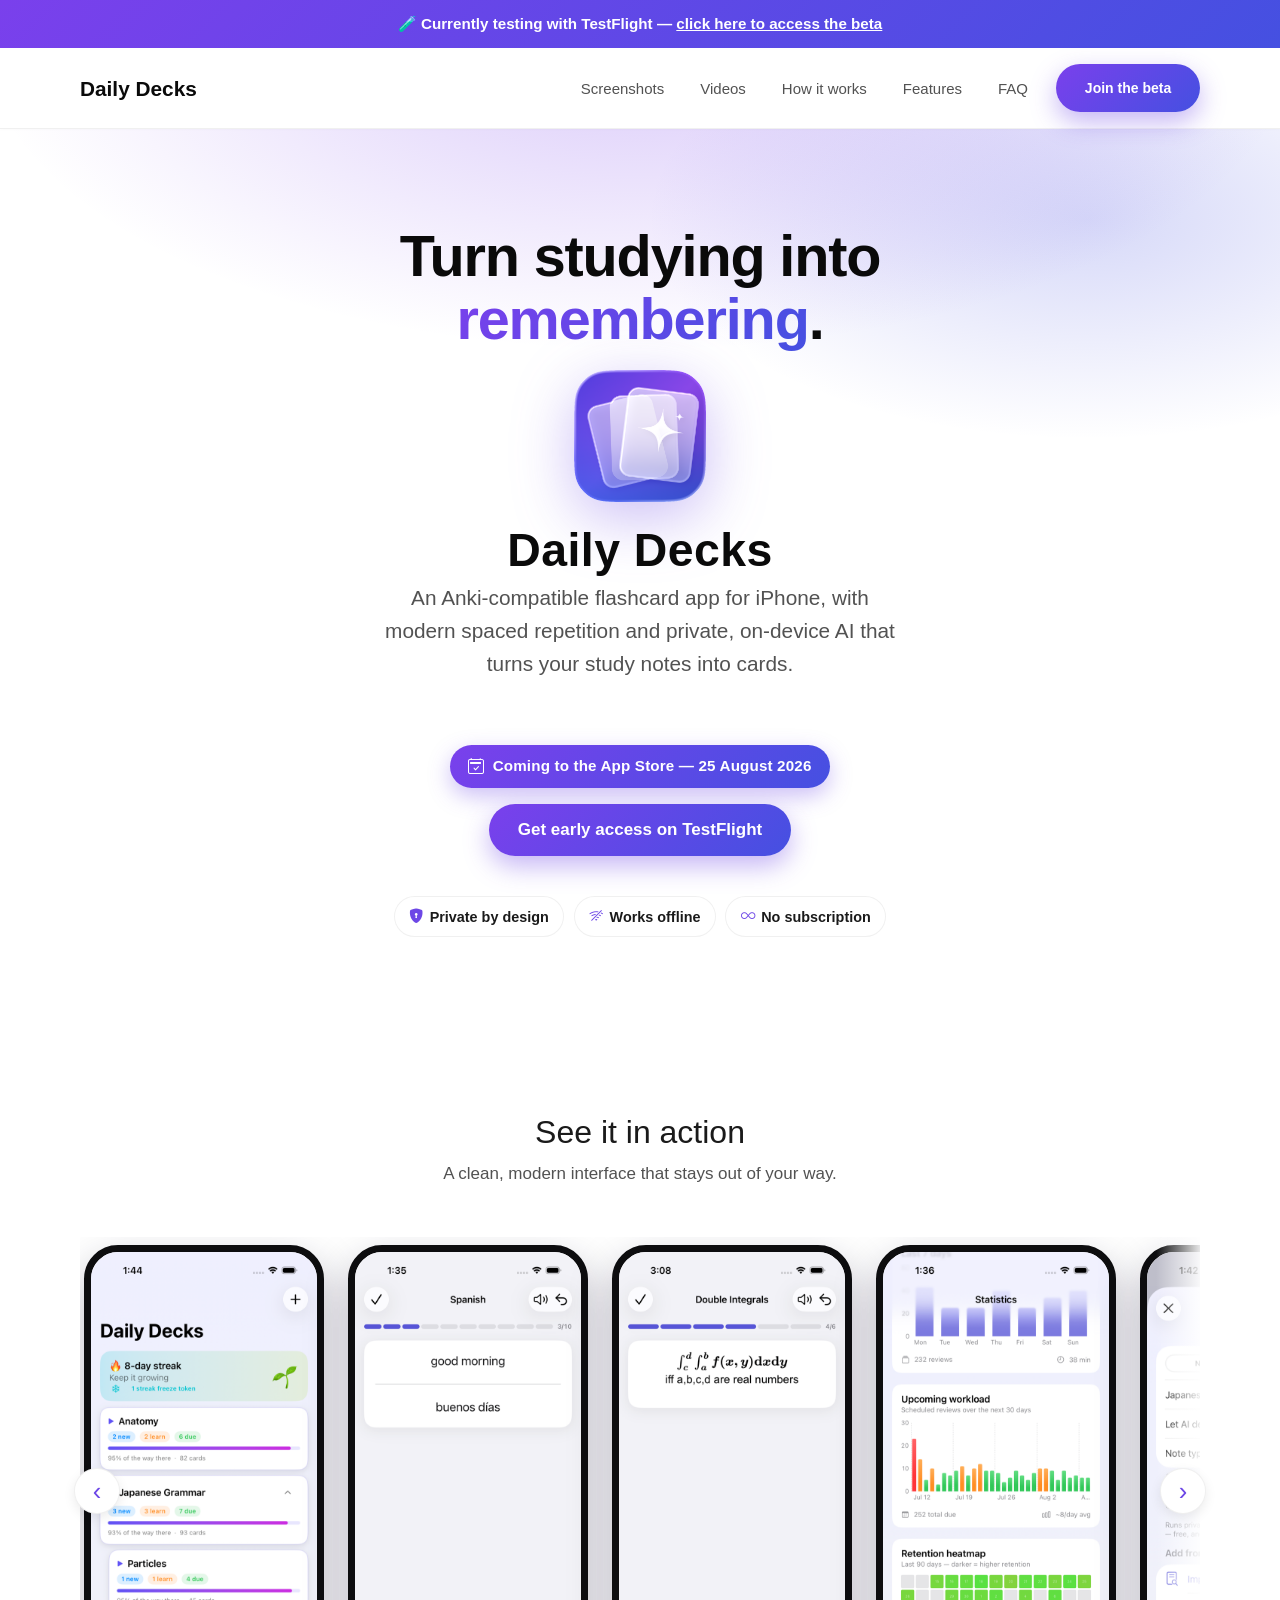
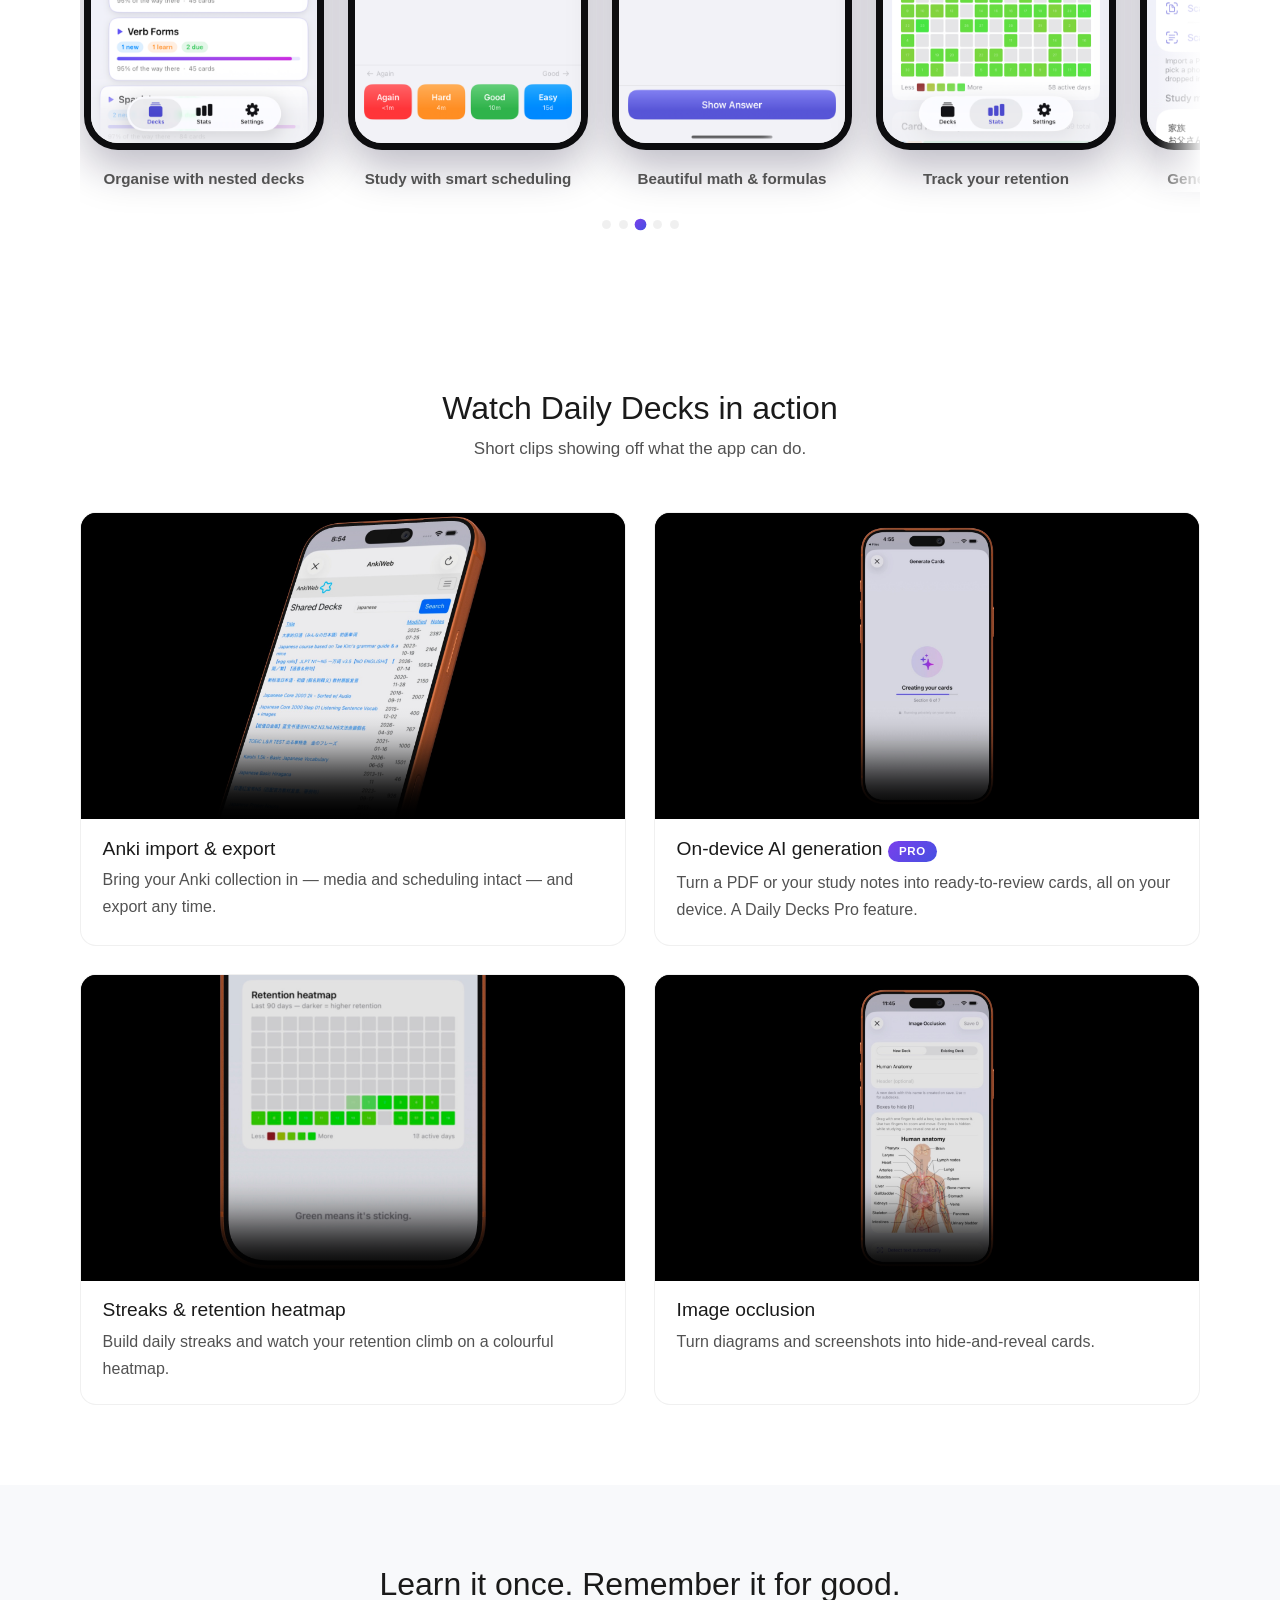
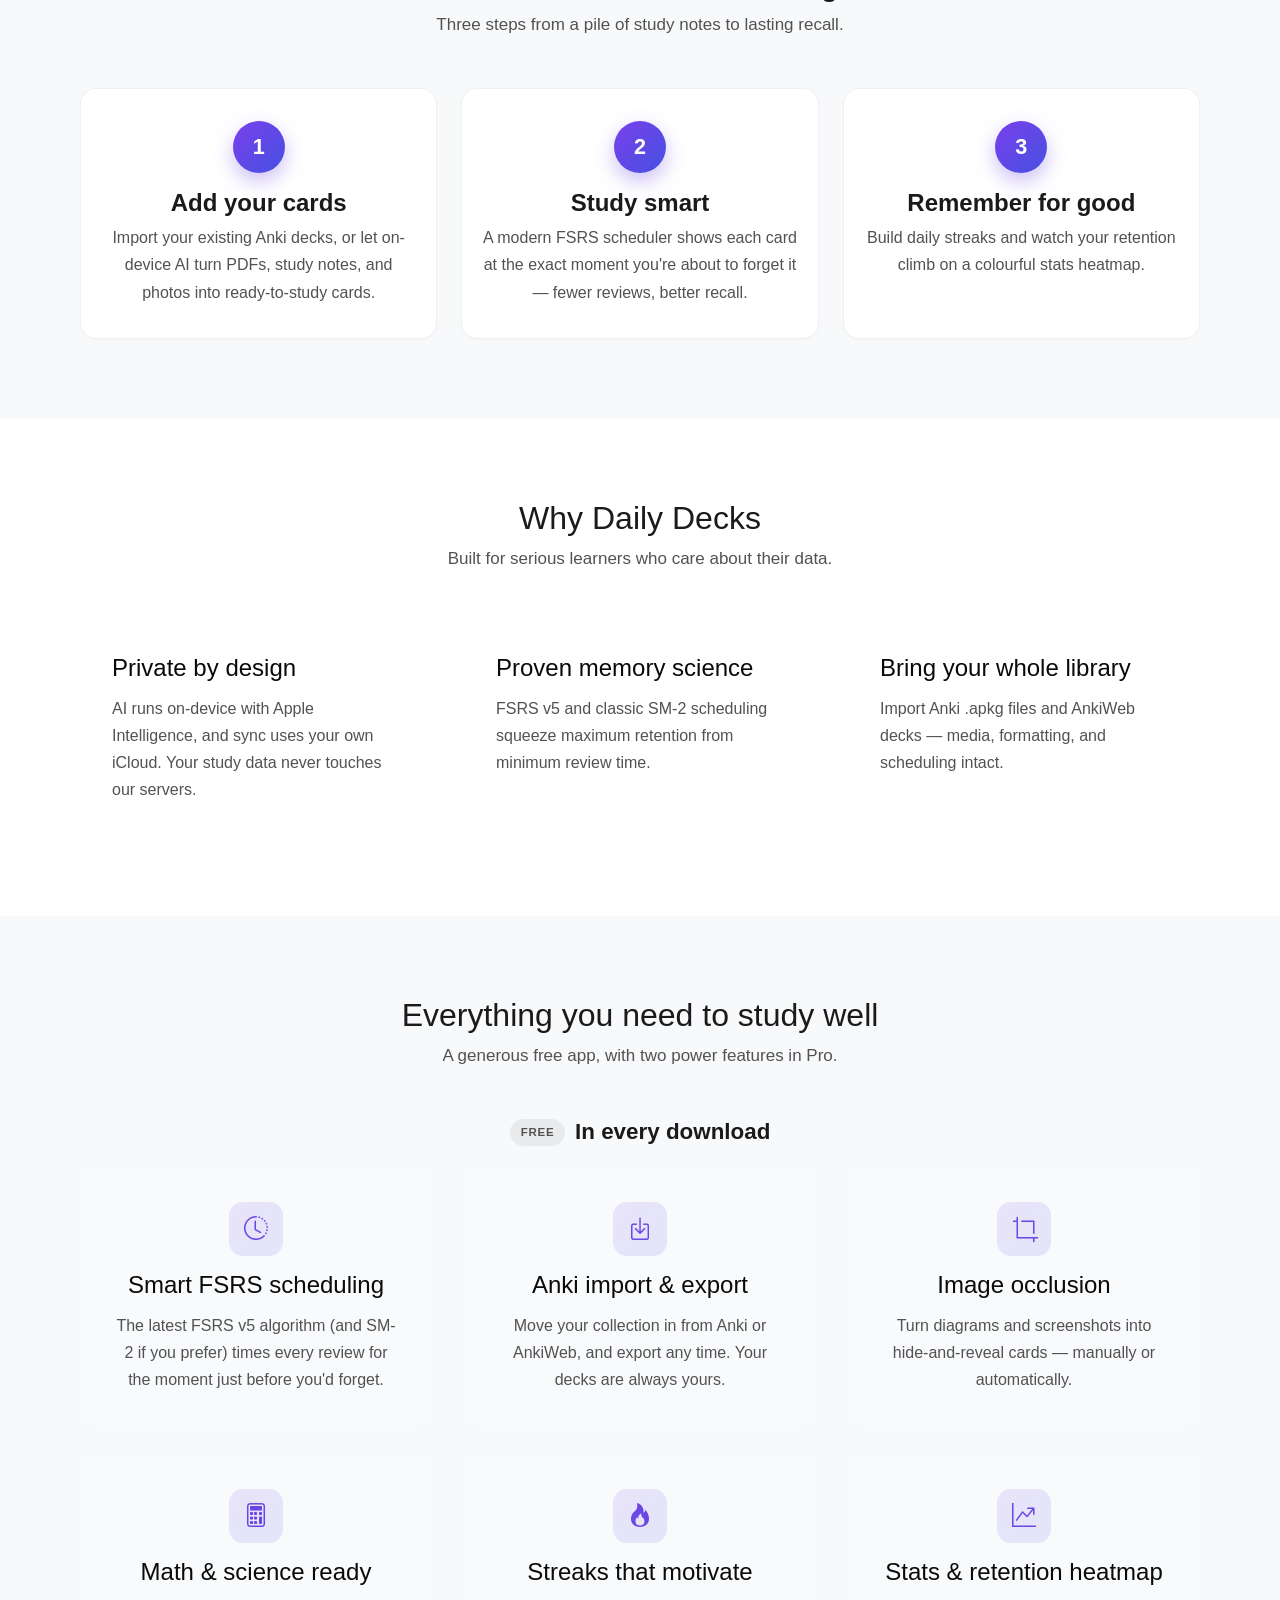
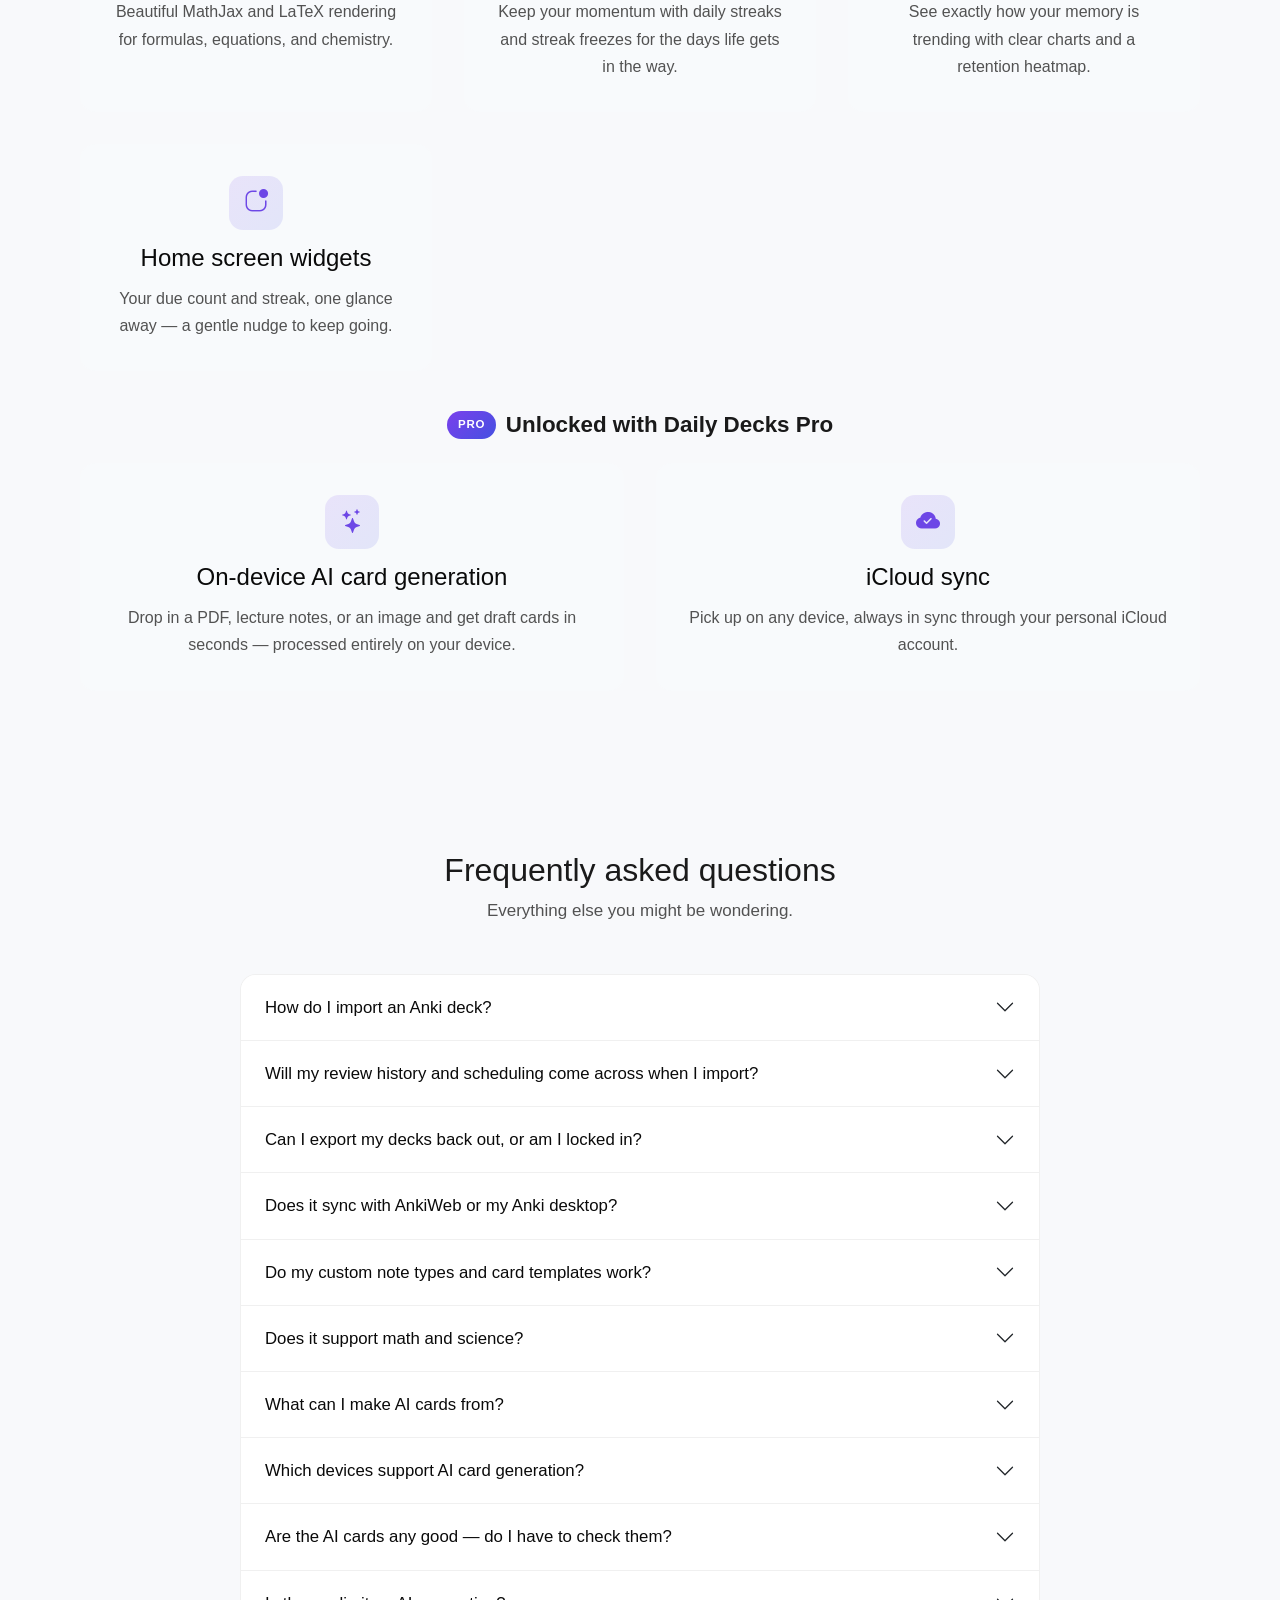
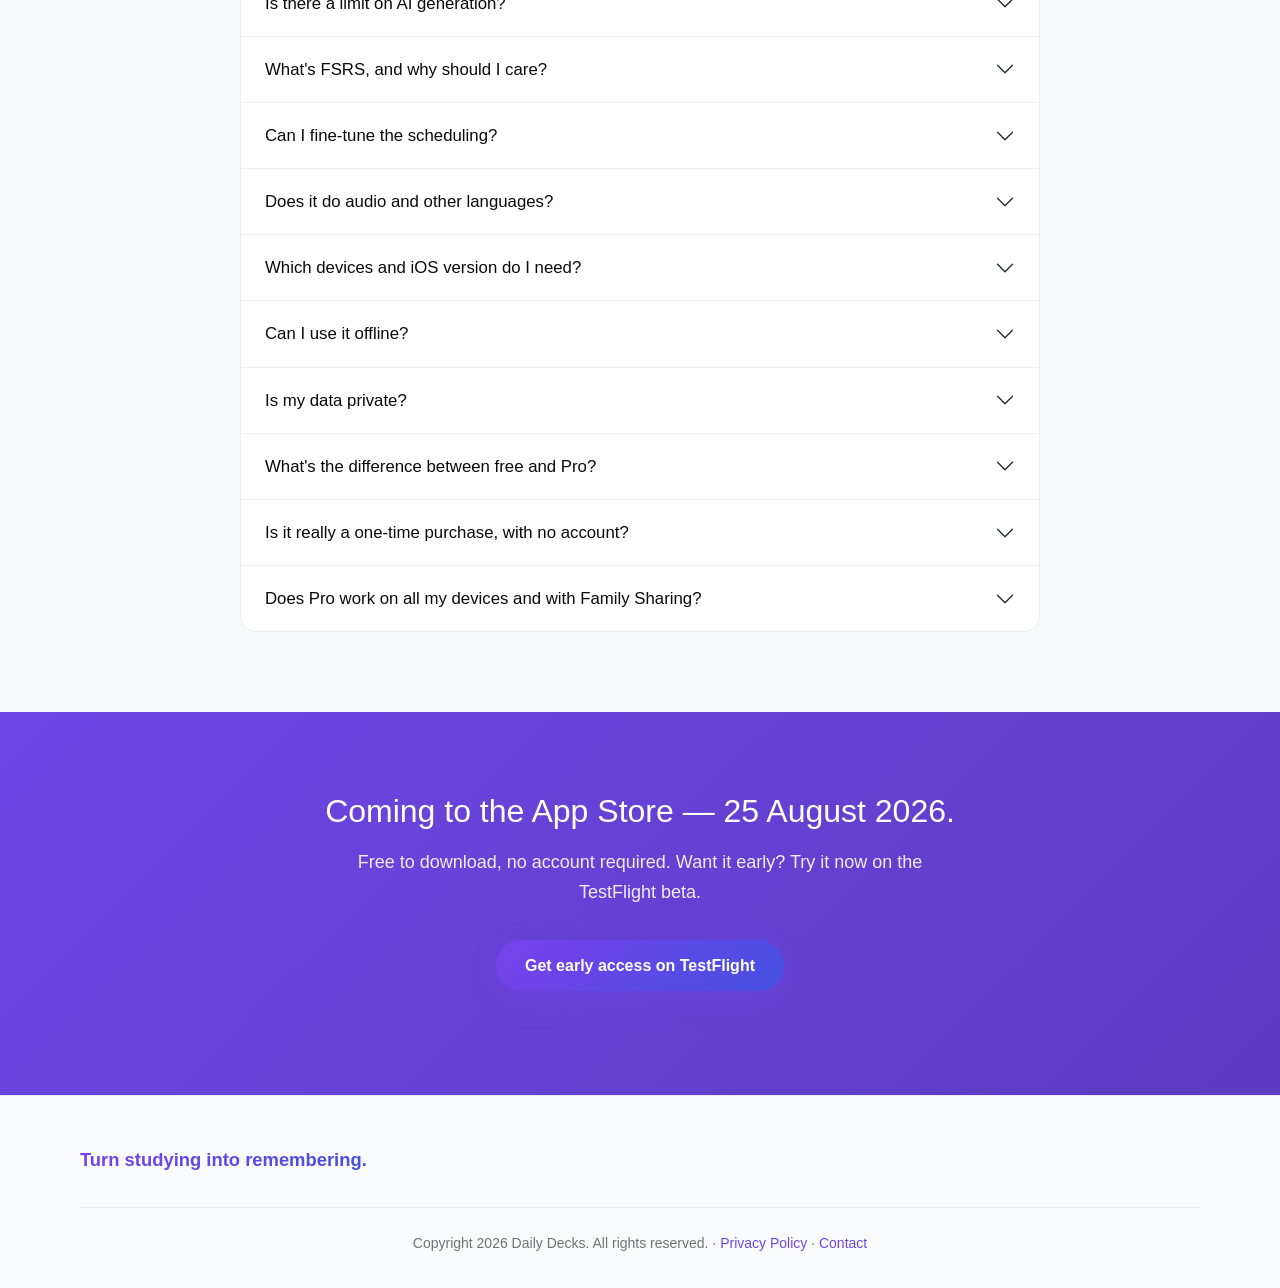
<file: index.html>
<!doctype html>
<html lang="en" data-light-theme="light" data-dark-theme="dark">
  <head>
    <base href="./" />
    <meta property="og:site_name" content="Daily Decks" />
    <meta property="og:title" content="Daily Decks — Turn studying into remembering" />
    <meta property="og:description" content="An Anki-compatible flashcard app with FSRS spaced repetition and private, on-device AI that turns your PDFs and study notes into cards." />
    <meta property="og:type" content="website" />
    <meta property="og:url" content="https://daily-decks.com/" />
    <meta property="og:image" content="https://daily-decks.com/images/app-icon-512.png?v=2" />
    <meta name="twitter:title" content="Daily Decks — Turn studying into remembering" />
    <meta name="twitter:description" content="An Anki-compatible flashcard app with FSRS spaced repetition and private, on-device AI card generation." />
    <meta name="twitter:image" content="https://daily-decks.com/images/app-icon-512.png?v=2" />
    <meta name="twitter:card" content="summary_large_image" />
    <meta name="twitter:dnt" content="on" />
    <meta charset="utf-8" />
    <meta name="viewport" content="width=device-width, initial-scale=1" />
    <meta name="author" content="4Dware" />
    <meta name="description" content="Daily Decks is an Anki-compatible flashcard app for iPhone with modern FSRS spaced repetition and private, on-device AI card generation. Turn studying into remembering." />
    <title>Daily Decks — Turn studying into remembering</title>
    <link href="css/bootstrap.min.css" rel="stylesheet" />
    <link href="css/bootstrap-icons.min.css" rel="stylesheet" />
    <link href="css/ignite-core.min.css" rel="stylesheet" />
    <link href="css/styles.css" rel="stylesheet" />
    <link href="css/custom.css?v=11" rel="stylesheet" />
    <link href="images/favicon-32.png?v=2" rel="icon" sizes="32x32" />
    <link href="images/apple-touch-icon.png?v=2" rel="apple-touch-icon" />
    <link href="https://daily-decks.com/" rel="canonical" />
    <style>
:root {
    --font-family: -apple-system, BlinkMacSystemFont, 'Segoe UI', Roboto, 'Helvetica Neue', Arial, sans-serif;
    color-scheme: light dark;
}
/* Promo video grid — landscape 16:9 feature clips. */
.dd-promos { display: grid; gap: 1.75rem; grid-template-columns: 1fr; margin-top: 2.5rem; }
@media (min-width: 768px) { .dd-promos { grid-template-columns: repeat(2, 1fr); } }
.dd-promo-card {
  margin: 0;
  border: 1px solid var(--border-color, rgba(128,128,128,.25));
  border-radius: var(--radius-lg, 1rem);
  overflow: hidden;
  background: var(--bg-card, rgba(128,128,128,.06));
}
.dd-promo-video { position: relative; aspect-ratio: 16 / 9; background: rgba(128,128,128,.12); }
.dd-promo-video video { width: 100%; height: 100%; object-fit: contain; display: block; background: #000; }
.dd-promo-soon {
  position: absolute; inset: 0; display: flex; align-items: center; justify-content: center;
  color: var(--text-muted, #6c757d); font-weight: 600; letter-spacing: .02em;
}
.dd-promo-card figcaption { padding: 1.1rem 1.35rem 1.35rem; }
.dd-promo-card h3 { margin: 0 0 .4rem; font-size: 1.2rem; }
.dd-promo-card p { margin: 0; color: var(--text-muted, #6c757d); }
</style>
    <meta name="apple-itunes-app" content="app-id=6788131526" />
  </head>
  <body data-site-classes="site-shell">
    <!-- TEMPORARY BETA BANNER — remove after beta testing -->
    <a class="dd-beta-banner" href="https://testflight.apple.com/join/zHg8jw8d">🧪 Currently testing with TestFlight — <span class="dd-beta-cta">click here to access the beta</span></a>
    <header>
      <nav class="site-header navbar navbar-expand-md">
        <div class="container flex-wrap flex-lg-nowrap">
          <div class="me-2 me-md-auto">
            <a href="./" class="brand-link d-inline-flex align-items-center navbar-brand"><span class="brand-name">Daily Decks</span></a>
          </div>
          <button type="button" class="navbar-toggler btn" data-bs-toggle="collapse" data-bs-target="#navbarCollapse" aria-controls="navbarCollapse" aria-expanded="false" aria-label="Toggle navigation"><span class="navbar-toggler-icon"></span></button>
          <div id="navbarCollapse" class="collapse navbar-collapse">
            <ul class="navbar-nav mb-2 mb-md-0 col justify-content-end">
              <li class="nav-item"><a href="#screenshots" class="nav-link text-nowrap">Screenshots</a></li>
              <li class="nav-item"><a href="#videos" class="nav-link text-nowrap">Videos</a></li>
              <li class="nav-item"><a href="#how" class="nav-link text-nowrap">How it works</a></li>
              <li class="nav-item"><a href="#features" class="nav-link text-nowrap">Features</a></li>
              <li class="nav-item"><a href="#pricing" class="nav-link text-nowrap">Pricing</a></li>
              <li class="nav-item"><a href="#faq" class="nav-link text-nowrap">FAQ</a></li>
              <li class="nav-item"><a href="https://testflight.apple.com/join/zHg8jw8d" class="text-nowrap btn btn-sm btn-primary">Join the beta</a></li>
            </ul>
          </div>
        </div>
      </nav>
    </header>
    <main class="site-main">
      <div class="ig-main-content">

        <!-- Hero -->
        <div id="hero" class="hero hero-centered">
          <div class="container">
            <div class="hero-content">
              <h1 class="hero-title dd-rise">Turn studying into <span class="dd-grad-text">remembering</span>.</h1>
              <img src="images/app-icon-512.png?v=2" alt="Daily Decks app icon" class="hero-app-icon dd-rise dd-rise-2" width="128" height="128" />
              <p class="hero-wordmark dd-rise dd-rise-3">Daily Decks</p>
              <p class="hero-subtitle dd-rise dd-rise-3">An Anki-compatible flashcard app for iPhone, with modern spaced repetition and private, on-device AI that turns your study notes into cards.</p>
              <p class="dd-launch dd-rise dd-rise-4"><i class="bi-calendar2-check"></i> Coming to the App Store — 25 August 2026</p>
              <div class="hero-cta dd-rise dd-rise-4">
                <a href="https://testflight.apple.com/join/zHg8jw8d" class="cta-button cta-button-primary btn btn-primary">Get early access on TestFlight</a>
              </div>
              <div class="dd-badges dd-rise dd-rise-4">
                <span class="dd-badge"><i class="bi-shield-lock-fill"></i> Private by design</span>
                <span class="dd-badge"><i class="bi-wifi-off"></i> Works offline</span>
                <span class="dd-badge"><i class="bi-infinity"></i> No subscription</span>
              </div>
            </div>
          </div>
        </div>

        <!-- Screenshots -->
        <div id="screenshots" class="dd-shots-section">
          <div class="container">
            <div class="section-header">
              <h2>See it in action</h2>
              <p class="section-description">A clean, modern interface that stays out of your way.</p>
            </div>
            <div class="dd-carousel">
              <button type="button" class="dd-arrow dd-arrow-prev" aria-label="Previous screenshot">‹</button>
              <div class="dd-shots">
              <figure class="dd-shot">
                <img src="images/screenshots/1-decks.png" alt="Deck list with nested sub-decks" loading="lazy" width="600" height="1305" />
                <figcaption>Organise with nested decks</figcaption>
              </figure>
              <figure class="dd-shot">
                <img src="images/screenshots/2-study.png" alt="Studying a card with grade buttons" loading="lazy" width="600" height="1305" />
                <figcaption>Study with smart scheduling</figcaption>
              </figure>
              <figure class="dd-shot">
                <img src="images/screenshots/5-math.png" alt="A math card with a LaTeX-rendered formula" loading="lazy" width="600" height="1305" />
                <figcaption>Beautiful math &amp; formulas</figcaption>
              </figure>
              <figure class="dd-shot">
                <img src="images/screenshots/4-stats.png" alt="Statistics and retention heatmap" loading="lazy" width="600" height="1305" />
                <figcaption>Track your retention</figcaption>
              </figure>
              <figure class="dd-shot">
                <img src="images/screenshots/3-generate.png" alt="Generate cards with on-device AI" loading="lazy" width="600" height="1305" />
                <figcaption>Generate cards on-device</figcaption>
              </figure>
              </div>
              <button type="button" class="dd-arrow dd-arrow-next" aria-label="Next screenshot">›</button>
            </div>
            <div class="dd-dots" aria-hidden="true"></div>
          </div>
        </div>

        <!-- Promo videos -->
        <div id="videos" class="features-section">
          <div class="container">
            <div class="section-header">
              <h2>Watch Daily Decks in action</h2>
              <p class="section-description">Short clips showing off what the app can do.</p>
            </div>

            <!--
              Promo clips stream from Cloudflare R2 (media.4dware.net).
              To publish one: upload the H.264 .mp4 to videos/promo/<key>.mp4, then
              replace that card's .dd-promo-soon placeholder with a <video> block
              (see the W2 / Image Occlusion card for the pattern). Optional poster
              at images/promo/<key>.jpg.
            -->
            <div class="dd-promos">

              <figure class="dd-promo-card">
                <div class="dd-promo-video">
                  <video controls muted playsinline preload="metadata" poster="images/promo/w4-anki-import-export.jpg">
                    <source src="https://media.4dware.net/videos/promo/w4-anki-import-export.mp4" type="video/mp4" />
                    Your browser doesn’t support embedded video.
                  </video>
                </div>
                <figcaption>
                  <h3>Anki import &amp; export</h3>
                  <p>Bring your Anki collection in — media and scheduling intact — and export any time.</p>
                </figcaption>
              </figure>

              <figure class="dd-promo-card">
                <div class="dd-promo-video">
                  <video controls muted playsinline preload="metadata" poster="images/promo/w2-on-device-ai-generation.jpg">
                    <source src="https://media.4dware.net/videos/promo/w2-on-device-ai-generation.mp4" type="video/mp4" />
                    Your browser doesn’t support embedded video.
                  </video>
                </div>
                <figcaption>
                  <h3>On-device AI generation <span class="dd-tag dd-tag-pro">Pro</span></h3>
                  <p>Turn a PDF or your study notes into ready-to-review cards, all on your device. A Daily Decks Pro feature.</p>
                </figcaption>
              </figure>

              <figure class="dd-promo-card">
                <div class="dd-promo-video">
                  <video controls muted playsinline preload="metadata" poster="images/promo/w5-streak-heatmap.jpg">
                    <source src="https://media.4dware.net/videos/promo/w5-streak-heatmap.mp4" type="video/mp4" />
                    Your browser doesn’t support embedded video.
                  </video>
                </div>
                <figcaption>
                  <h3>Streaks &amp; retention heatmap</h3>
                  <p>Build daily streaks and watch your retention climb on a colourful heatmap.</p>
                </figcaption>
              </figure>

              <figure class="dd-promo-card">
                <div class="dd-promo-video">
                  <video controls muted playsinline preload="metadata" poster="images/promo/w3-image-occlusion.jpg">
                    <source src="https://media.4dware.net/videos/promo/w3-image-occlusion.mp4" type="video/mp4" />
                    Your browser doesn’t support embedded video.
                  </video>
                </div>
                <figcaption>
                  <h3>Image occlusion</h3>
                  <p>Turn diagrams and screenshots into hide-and-reveal cards.</p>
                </figcaption>
              </figure>

            </div>
          </div>
        </div>

        <!-- How it works -->
        <div id="how" class="features-section">
          <div class="container">
            <div class="section-header">
              <h2>Learn it once. Remember it for good.</h2>
              <p class="section-description">Three steps from a pile of study notes to lasting recall.</p>
            </div>
            <div class="dd-steps">
              <div class="dd-step">
                <div class="dd-step-num">1</div>
                <h4>Add your cards</h4>
                <p>Import your existing Anki decks, or let on-device AI turn PDFs, study notes, and photos into ready-to-study cards.</p>
              </div>
              <div class="dd-step">
                <div class="dd-step-num">2</div>
                <h4>Study smart</h4>
                <p>A modern FSRS scheduler shows each card at the exact moment you're about to forget it — fewer reviews, better recall.</p>
              </div>
              <div class="dd-step">
                <div class="dd-step-num">3</div>
                <h4>Remember for good</h4>
                <p>Build daily streaks and watch your retention climb on a colourful stats heatmap.</p>
              </div>
            </div>
          </div>
        </div>

        <!-- Highlights -->
        <div id="highlights" class="highlights-section highlights-grid-multiple-of-three">
          <div class="container">
            <div class="section-header">
              <h2>Why Daily Decks</h2>
              <p class="section-description">Built for serious learners who care about their data.</p>
            </div>
            <div class="highlights-grid">
              <div class="highlight-card">
                <h4 class="highlight-title">Private by design</h4>
                <p class="highlight-description">AI runs on-device with Apple Intelligence, and sync uses your own iCloud. Your study data never touches our servers.</p>
              </div>
              <div class="highlight-card">
                <h4 class="highlight-title">Proven memory science</h4>
                <p class="highlight-description">FSRS v5 and classic SM-2 scheduling squeeze maximum retention from minimum review time.</p>
              </div>
              <div class="highlight-card">
                <h4 class="highlight-title">Bring your whole library</h4>
                <p class="highlight-description">Import Anki .apkg files and AnkiWeb decks — media, formatting, and scheduling intact.</p>
              </div>
            </div>
          </div>
        </div>

        <!-- Features -->
        <div id="features" class="features-section features-grid-layout features-grid-auto">
          <div class="container">
            <div class="section-header">
              <h2>Everything you need to study well</h2>
              <p class="section-description">A generous free app, with two power features in Pro.</p>
            </div>

            <div class="dd-group-head"><span class="dd-tag dd-tag-free">Free</span><h3>In every download</h3></div>
            <div class="features-grid">
              <div class="feature-card">
                <div class="feature-icon"><i class="feature-icon-image bi-clock-history"></i></div>
                <h4 class="feature-title">Smart FSRS scheduling</h4>
                <p class="feature-description">The latest FSRS v5 algorithm (and SM-2 if you prefer) times every review for the moment just before you'd forget.</p>
              </div>
              <div class="feature-card">
                <div class="feature-icon"><i class="feature-icon-image bi-box-arrow-in-down"></i></div>
                <h4 class="feature-title">Anki import &amp; export</h4>
                <p class="feature-description">Move your collection in from Anki or AnkiWeb, and export any time. Your decks are always yours.</p>
              </div>
              <div class="feature-card">
                <div class="feature-icon"><i class="feature-icon-image bi-crop"></i></div>
                <h4 class="feature-title">Image occlusion</h4>
                <p class="feature-description">Turn diagrams and screenshots into hide-and-reveal cards — manually or automatically.</p>
              </div>
              <div class="feature-card">
                <div class="feature-icon"><i class="feature-icon-image bi-calculator"></i></div>
                <h4 class="feature-title">Math &amp; science ready</h4>
                <p class="feature-description">Beautiful MathJax and LaTeX rendering for formulas, equations, and chemistry.</p>
              </div>
              <div class="feature-card">
                <div class="feature-icon"><i class="feature-icon-image bi-fire"></i></div>
                <h4 class="feature-title">Streaks that motivate</h4>
                <p class="feature-description">Keep your momentum with daily streaks and streak freezes for the days life gets in the way.</p>
              </div>
              <div class="feature-card">
                <div class="feature-icon"><i class="feature-icon-image bi-graph-up-arrow"></i></div>
                <h4 class="feature-title">Stats &amp; retention heatmap</h4>
                <p class="feature-description">See exactly how your memory is trending with clear charts and a retention heatmap.</p>
              </div>
              <div class="feature-card">
                <div class="feature-icon"><i class="feature-icon-image bi-app-indicator"></i></div>
                <h4 class="feature-title">Home screen widgets</h4>
                <p class="feature-description">Your due count and streak, one glance away — a gentle nudge to keep going.</p>
              </div>
            </div>

            <div class="dd-group-head"><span class="dd-tag dd-tag-pro">Pro</span><h3>Unlocked with Daily Decks Pro</h3></div>
            <div class="features-grid">
              <div class="feature-card">
                <div class="feature-icon"><i class="feature-icon-image bi-stars"></i></div>
                <h4 class="feature-title">On-device AI card generation</h4>
                <p class="feature-description">Drop in a PDF, lecture notes, or an image and get draft cards in seconds — processed entirely on your device.</p>
              </div>
              <div class="feature-card">
                <div class="feature-icon"><i class="feature-icon-image bi-cloud-check-fill"></i></div>
                <h4 class="feature-title">iCloud sync</h4>
                <p class="feature-description">Pick up on any device, always in sync through your personal iCloud account.</p>
              </div>
            </div>
          </div>
        </div>

        <!-- Pricing -->
        <div id="pricing" class="dd-pricing">
          <div class="container">
            <div class="section-header">
              <h2>Simple pricing. No subscription.</h2>
              <p class="section-description">Everything you need to study is free. Unlock the extras once, forever.</p>
            </div>
            <div class="dd-pricing-grid">
              <div class="dd-price-card dd-price-card--free">
                <span class="dd-price-badge dd-tag-free">Free</span>
                <div class="dd-price">$0</div>
                <ul class="dd-price-list">
                  <li><i class="bi-check-circle-fill"></i> <span>Unlimited decks &amp; cards</span></li>
                  <li><i class="bi-check-circle-fill"></i> <span>FSRS v5 &amp; SM-2 scheduling</span></li>
                  <li><i class="bi-check-circle-fill"></i> <span>Anki &amp; AnkiWeb import / export</span></li>
                  <li><i class="bi-check-circle-fill"></i> <span>Image occlusion &amp; MathJax</span></li>
                  <li><i class="bi-check-circle-fill"></i> <span>Stats, heatmap, widgets &amp; streaks</span></li>
                </ul>
                <a href="https://apps.apple.com/app/id6788131526" class="btn btn-primary">Download on the App Store</a>
              </div>
              <div class="dd-price-card">
                <span class="dd-price-badge">Daily Decks Pro</span>
                <div class="dd-price">US$14.99 <small>one-time</small></div>
                <p class="dd-price-note">Price varies by App Store region.</p>
                <ul class="dd-price-list">
                  <li><i class="bi-check-circle-fill"></i> <span>Everything in Free</span></li>
                  <li><i class="bi-check-circle-fill"></i> <span><strong>On-device AI</strong> card generation from PDFs, study notes &amp; images</span></li>
                  <li><i class="bi-check-circle-fill"></i> <span><strong>iCloud sync</strong> across all your devices</span></li>
                  <li><i class="bi-check-circle-fill"></i> <span>Family Sharing included</span></li>
                </ul>
                <a href="https://apps.apple.com/app/id6788131526" class="btn btn-primary">Download on the App Store</a>
              </div>
            </div>
          </div>
        </div>

        <!-- FAQ -->
        <div id="faq" class="faq-section">
          <div class="container">
            <div class="section-header">
              <h2>Frequently asked questions</h2>
              <p class="section-description">Everything else you might be wondering.</p>
            </div>
            <div class="faq-content faq-accordion-layout">
              <div id="faqAccordion" class="faq-accordion accordion">
                <div class="accordion-item">
                  <h2 class="accordion-header"><button type="button" class="accordion-button collapsed btn" data-bs-toggle="collapse" data-bs-target="#faq-1" aria-expanded="false" aria-controls="faq-1">How do I import an Anki deck?</button></h2>
                  <div id="faq-1" class="accordion-collapse collapse" data-bs-parent="#faqAccordion">
                    <div class="accordion-body"><p class="faq-answer">Copy your <code>.apkg</code> file into iCloud Files and import it into Daily Decks, or download a deck directly from AnkiWeb. Media and scheduling come across with it.</p></div>
                  </div>
                </div>
                <div class="accordion-item">
                  <h2 class="accordion-header"><button type="button" class="accordion-button collapsed btn" data-bs-toggle="collapse" data-bs-target="#faq-2" aria-expanded="false" aria-controls="faq-2">Will my review history and scheduling come across when I import?</button></h2>
                  <div id="faq-2" class="accordion-collapse collapse" data-bs-parent="#faqAccordion">
                    <div class="accordion-body"><p class="faq-answer">Yes. Importing an <code>.apkg</code> brings your cards, media, note types, and scheduling progress with them — so you pick up right where you left off instead of starting from scratch.</p></div>
                  </div>
                </div>
                <div class="accordion-item">
                  <h2 class="accordion-header"><button type="button" class="accordion-button collapsed btn" data-bs-toggle="collapse" data-bs-target="#faq-3" aria-expanded="false" aria-controls="faq-3">Can I export my decks back out, or am I locked in?</button></h2>
                  <div id="faq-3" class="accordion-collapse collapse" data-bs-parent="#faqAccordion">
                    <div class="accordion-body"><p class="faq-answer">No lock-in, ever. You can export any deck back to a standard <code>.apkg</code> file at any time and open it in Anki on any platform. Your decks are always yours.</p></div>
                  </div>
                </div>
                <div class="accordion-item">
                  <h2 class="accordion-header"><button type="button" class="accordion-button collapsed btn" data-bs-toggle="collapse" data-bs-target="#faq-4" aria-expanded="false" aria-controls="faq-4">Does it sync with AnkiWeb or my Anki desktop?</button></h2>
                  <div id="faq-4" class="accordion-collapse collapse" data-bs-parent="#faqAccordion">
                    <div class="accordion-body"><p class="faq-answer">Not directly. Daily Decks syncs across your own Apple devices through your private iCloud. To move decks to or from Anki, use <code>.apkg</code> import and export — and you can download shared decks straight from AnkiWeb.</p></div>
                  </div>
                </div>
                <div class="accordion-item">
                  <h2 class="accordion-header"><button type="button" class="accordion-button collapsed btn" data-bs-toggle="collapse" data-bs-target="#faq-5" aria-expanded="false" aria-controls="faq-5">Do my custom note types and card templates work?</button></h2>
                  <div id="faq-5" class="accordion-collapse collapse" data-bs-parent="#faqAccordion">
                    <div class="accordion-body"><p class="faq-answer">Yes. Daily Decks faithfully renders your existing Anki note types and card templates — including cloze deletions and image occlusion — not a simplified subset.</p></div>
                  </div>
                </div>
                <div class="accordion-item">
                  <h2 class="accordion-header"><button type="button" class="accordion-button collapsed btn" data-bs-toggle="collapse" data-bs-target="#faq-6" aria-expanded="false" aria-controls="faq-6">Does it support math and science?</button></h2>
                  <div id="faq-6" class="accordion-collapse collapse" data-bs-parent="#faqAccordion">
                    <div class="accordion-body"><p class="faq-answer">Yes — Daily Decks renders MathJax and LaTeX, so formulas, equations, and chemistry look great on your cards.</p></div>
                  </div>
                </div>
                <div class="accordion-item">
                  <h2 class="accordion-header"><button type="button" class="accordion-button collapsed btn" data-bs-toggle="collapse" data-bs-target="#faq-7" aria-expanded="false" aria-controls="faq-7">What can I make AI cards from?</button></h2>
                  <div id="faq-7" class="accordion-collapse collapse" data-bs-parent="#faqAccordion">
                    <div class="accordion-body"><p class="faq-answer">Import a PDF, scan or photograph a page of notes, or paste in any text. Daily Decks drafts question-and-answer cards you can review and edit before saving.</p></div>
                  </div>
                </div>
                <div class="accordion-item">
                  <h2 class="accordion-header"><button type="button" class="accordion-button collapsed btn" data-bs-toggle="collapse" data-bs-target="#faq-8" aria-expanded="false" aria-controls="faq-8">Which devices support AI card generation?</button></h2>
                  <div id="faq-8" class="accordion-collapse collapse" data-bs-parent="#faqAccordion">
                    <div class="accordion-body"><p class="faq-answer">AI generation uses Apple Intelligence, so it needs an Apple Intelligence–capable device with the feature enabled. On other devices everything else works — the AI generator is simply unavailable.</p></div>
                  </div>
                </div>
                <div class="accordion-item">
                  <h2 class="accordion-header"><button type="button" class="accordion-button collapsed btn" data-bs-toggle="collapse" data-bs-target="#faq-9" aria-expanded="false" aria-controls="faq-9">Are the AI cards any good — do I have to check them?</button></h2>
                  <div id="faq-9" class="accordion-collapse collapse" data-bs-parent="#faqAccordion">
                    <div class="accordion-body"><p class="faq-answer">You're always in control. Every generated card is shown for review and editing before it's added to a deck — nothing is saved automatically.</p></div>
                  </div>
                </div>
                <div class="accordion-item">
                  <h2 class="accordion-header"><button type="button" class="accordion-button collapsed btn" data-bs-toggle="collapse" data-bs-target="#faq-10" aria-expanded="false" aria-controls="faq-10">Is there a limit on AI generation?</button></h2>
                  <div id="faq-10" class="accordion-collapse collapse" data-bs-parent="#faqAccordion">
                    <div class="accordion-body"><p class="faq-answer">You get 3 free generations to try it out. A one-time Daily Decks Pro purchase unlocks unlimited generation.</p></div>
                  </div>
                </div>
                <div class="accordion-item">
                  <h2 class="accordion-header"><button type="button" class="accordion-button collapsed btn" data-bs-toggle="collapse" data-bs-target="#faq-11" aria-expanded="false" aria-controls="faq-11">What's FSRS, and why should I care?</button></h2>
                  <div id="faq-11" class="accordion-collapse collapse" data-bs-parent="#faqAccordion">
                    <div class="accordion-body"><p class="faq-answer">FSRS v5 is a modern spaced-repetition algorithm that models how your memory of each card fades and schedules reviews right before you'd forget — so you study less and remember more. Prefer the classic Anki algorithm? SM-2 is one tap away.</p></div>
                  </div>
                </div>
                <div class="accordion-item">
                  <h2 class="accordion-header"><button type="button" class="accordion-button collapsed btn" data-bs-toggle="collapse" data-bs-target="#faq-12" aria-expanded="false" aria-controls="faq-12">Can I fine-tune the scheduling?</button></h2>
                  <div id="faq-12" class="accordion-collapse collapse" data-bs-parent="#faqAccordion">
                    <div class="accordion-body"><p class="faq-answer">Yes. Set your desired retention, and optimize the scheduler's weights from your own review history for a schedule tuned to how you actually remember.</p></div>
                  </div>
                </div>
                <div class="accordion-item">
                  <h2 class="accordion-header"><button type="button" class="accordion-button collapsed btn" data-bs-toggle="collapse" data-bs-target="#faq-13" aria-expanded="false" aria-controls="faq-13">Does it do audio and other languages?</button></h2>
                  <div id="faq-13" class="accordion-collapse collapse" data-bs-parent="#faqAccordion">
                    <div class="accordion-body"><p class="faq-answer">Cards support images, audio, and text-to-speech in 18 languages — handy for language learners and pronunciation cards.</p></div>
                  </div>
                </div>
                <div class="accordion-item">
                  <h2 class="accordion-header"><button type="button" class="accordion-button collapsed btn" data-bs-toggle="collapse" data-bs-target="#faq-14" aria-expanded="false" aria-controls="faq-14">Which devices and iOS version do I need?</button></h2>
                  <div id="faq-14" class="accordion-collapse collapse" data-bs-parent="#faqAccordion">
                    <div class="accordion-body"><p class="faq-answer">Daily Decks runs on iPhone and iPad with iOS 17 or later, and on Apple Silicon Macs (via Designed for iPad). AI card generation additionally requires an Apple Intelligence–capable device.</p></div>
                  </div>
                </div>
                <div class="accordion-item">
                  <h2 class="accordion-header"><button type="button" class="accordion-button collapsed btn" data-bs-toggle="collapse" data-bs-target="#faq-15" aria-expanded="false" aria-controls="faq-15">Can I use it offline?</button></h2>
                  <div id="faq-15" class="accordion-collapse collapse" data-bs-parent="#faqAccordion">
                    <div class="accordion-body"><p class="faq-answer">Absolutely. Studying works offline, and even AI card generation runs on-device — no internet required.</p></div>
                  </div>
                </div>
                <div class="accordion-item">
                  <h2 class="accordion-header"><button type="button" class="accordion-button collapsed btn" data-bs-toggle="collapse" data-bs-target="#faq-16" aria-expanded="false" aria-controls="faq-16">Is my data private?</button></h2>
                  <div id="faq-16" class="accordion-collapse collapse" data-bs-parent="#faqAccordion">
                    <div class="accordion-body"><p class="faq-answer">Yes. AI card generation runs entirely on your device, and sync uses your own iCloud account. We don't collect, see, or store your study content. Read our <a href="privacy.html">Privacy Policy</a>.</p></div>
                  </div>
                </div>
                <div class="accordion-item">
                  <h2 class="accordion-header"><button type="button" class="accordion-button collapsed btn" data-bs-toggle="collapse" data-bs-target="#faq-17" aria-expanded="false" aria-controls="faq-17">What's the difference between free and Pro?</button></h2>
                  <div id="faq-17" class="accordion-collapse collapse" data-bs-parent="#faqAccordion">
                    <div class="accordion-body"><p class="faq-answer">Everything core is free: Anki import, unlimited decks, FSRS v5 &amp; SM-2 scheduling, stats, widgets, and streaks. A one-time Daily Decks Pro purchase adds on-device AI card generation and iCloud sync.</p></div>
                  </div>
                </div>
                <div class="accordion-item">
                  <h2 class="accordion-header"><button type="button" class="accordion-button collapsed btn" data-bs-toggle="collapse" data-bs-target="#faq-18" aria-expanded="false" aria-controls="faq-18">Is it really a one-time purchase, with no account?</button></h2>
                  <div id="faq-18" class="accordion-collapse collapse" data-bs-parent="#faqAccordion">
                    <div class="accordion-body"><p class="faq-answer">Yes. Daily Decks Pro is a single one-time purchase — no subscription, no account, no ads. It's possible because the AI runs on your device, so there's no server bill to cover.</p></div>
                  </div>
                </div>
                <div class="accordion-item">
                  <h2 class="accordion-header"><button type="button" class="accordion-button collapsed btn" data-bs-toggle="collapse" data-bs-target="#faq-19" aria-expanded="false" aria-controls="faq-19">Does Pro work on all my devices and with Family Sharing?</button></h2>
                  <div id="faq-19" class="accordion-collapse collapse" data-bs-parent="#faqAccordion">
                    <div class="accordion-body"><p class="faq-answer">Yes. One purchase unlocks Pro across all your devices signed in to the same Apple ID, and it's included with Family Sharing so your family can unlock it too.</p></div>
                  </div>
                </div>
              </div>
            </div>
          </div>
        </div>

        <!-- Download CTA -->
        <div id="download" class="download-section">
          <div class="container">
            <div class="download-content">
              <h2>Coming to the App Store — 25 August 2026.</h2>
              <p class="download-description">Free to download, no account required. Want it early? Try it now on the TestFlight beta.</p>
              <div class="store-badges">
                <a href="https://testflight.apple.com/join/zHg8jw8d" class="btn btn-primary">Get early access on TestFlight</a>
              </div>
            </div>
          </div>
        </div>

      </div>
    </main>
    <div class="site-footer">
      <div class="container">
        <div class="footer-content">
          <div class="footer-brand">
            <p class="footer-tagline">Turn studying into remembering.</p>
          </div>
        </div>
        <div class="footer-copyright">
          <p>Copyright 2026 Daily Decks. All rights reserved. · <a href="privacy.html">Privacy Policy</a> · <a href="mailto:fordee@icloud.com">Contact</a></p>
        </div>
      </div>
    </div>
    <script src="js/bootstrap.bundle.min.js"></script>
    <script src="js/ignite-core.js"></script>
    <script>
      // Screenshot carousel: arrows, dot indicators, and edge-fade state.
      (function () {
        var carousel = document.querySelector('#screenshots .dd-carousel');
        var track = document.querySelector('#screenshots .dd-shots');
        var dotsWrap = document.querySelector('#screenshots .dd-dots');
        if (!track) return;
        var cards = Array.prototype.slice.call(track.querySelectorAll('.dd-shot'));

        // Arrows scroll by one card.
        document.querySelectorAll('#screenshots .dd-arrow').forEach(function (btn) {
          btn.addEventListener('click', function () {
            var step = cards[0] ? cards[0].getBoundingClientRect().width + 24 : track.clientWidth * 0.8;
            track.scrollBy({ left: btn.classList.contains('dd-arrow-next') ? step : -step, behavior: 'smooth' });
          });
        });

        // Build one dot per slide; click scrolls that slide into view.
        cards.forEach(function (card, i) {
          var dot = document.createElement('button');
          dot.type = 'button';
          dot.className = 'dd-dot';
          dot.setAttribute('aria-label', 'Go to screenshot ' + (i + 1));
          dot.addEventListener('click', function () {
            var left = card.getBoundingClientRect().left - track.getBoundingClientRect().left
              + track.scrollLeft - (track.clientWidth - card.clientWidth) / 2;
            track.scrollTo({ left: left, behavior: 'smooth' });
          });
          dotsWrap.appendChild(dot);
        });
        var dots = Array.prototype.slice.call(dotsWrap.querySelectorAll('.dd-dot'));

        function update() {
          var tRect = track.getBoundingClientRect();
          var center = tRect.left + tRect.width / 2;
          var active = 0, best = Infinity;
          cards.forEach(function (c, i) {
            var r = c.getBoundingClientRect();
            var dist = Math.abs(r.left + r.width / 2 - center);
            if (dist < best) { best = dist; active = i; }
          });
          dots.forEach(function (d, i) { d.classList.toggle('is-active', i === active); });
          // Edge fades: hide the fade at whichever end we've reached.
          carousel.classList.toggle('at-start', track.scrollLeft <= 2);
          carousel.classList.toggle('at-end', track.scrollLeft + track.clientWidth >= track.scrollWidth - 2);
        }
        track.addEventListener('scroll', function () { window.requestAnimationFrame(update); });
        window.addEventListener('resize', update);
        update();
      })();
    </script>
  </body>
</html>
</file>
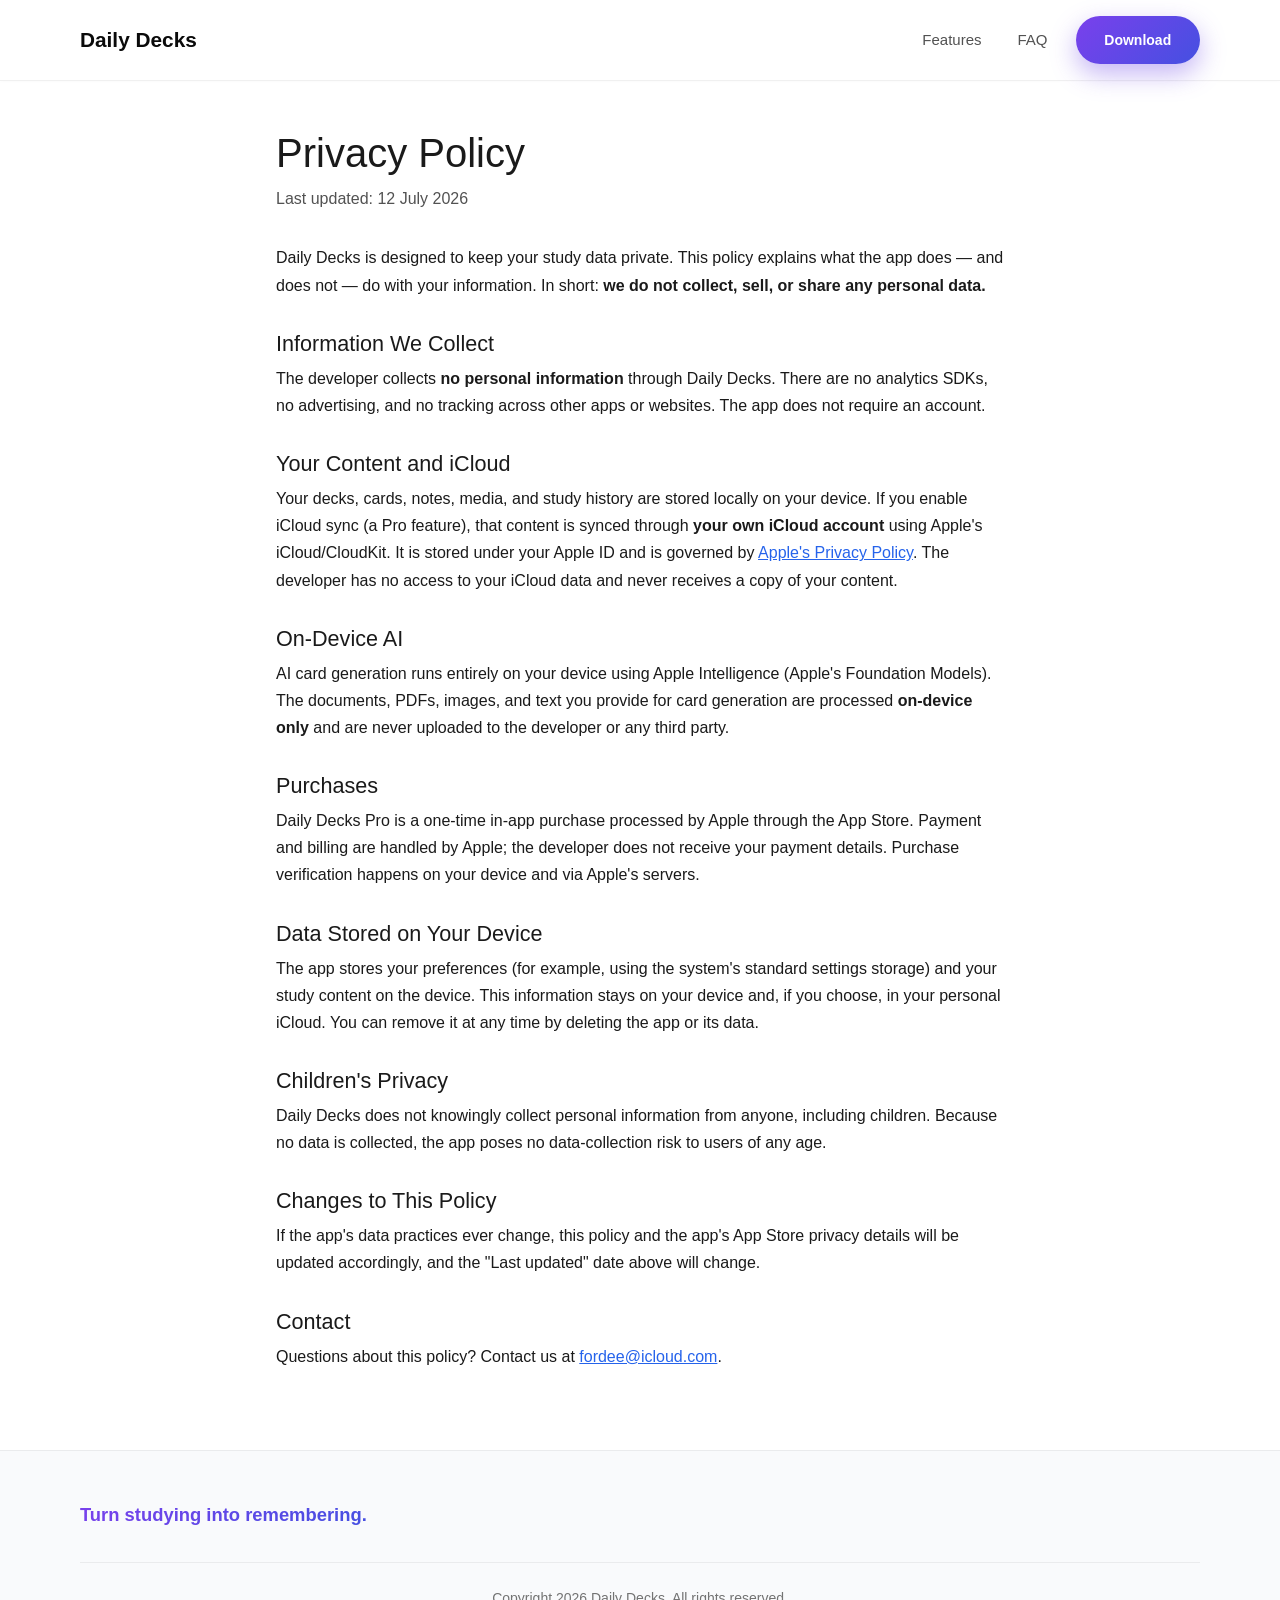
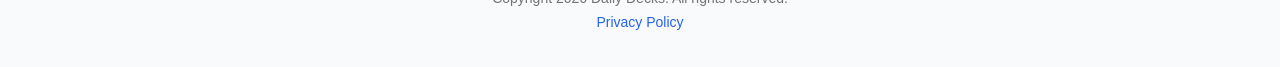
<file: privacy.html>
<!doctype html>
<html lang="en" data-light-theme="light" data-dark-theme="dark">
  <head>
    <base href="./" />
    <meta property="og:site_name" content="Daily Decks" />
    <meta property="og:title" content="Daily Decks — Privacy Policy" />
    <meta name="twitter:title" content="Daily Decks — Privacy Policy" />
    <meta name="twitter:card" content="summary_large_image" />
    <meta name="twitter:dnt" content="on" />
    <meta charset="utf-8" />
    <meta name="viewport" content="width=device-width, initial-scale=1" />
    <meta name="author" content="Developer" />
    <title>Daily Decks — Privacy Policy</title>
    <link href="css/bootstrap.min.css" rel="stylesheet" />
    <link href="css/bootstrap-icons.min.css" rel="stylesheet" />
    <link href="css/ignite-core.min.css" rel="stylesheet" />
    <link href="css/styles.css" rel="stylesheet" />
    <link href="css/custom.css?v=10" rel="stylesheet" />
    <link href="images/favicon-32.png" rel="icon" sizes="32x32" />
    <link href="images/apple-touch-icon.png" rel="apple-touch-icon" />
    <style>
:root {
    --primary-color: #2563eb;
    --primary-rgb: 37, 99, 235;
    --font-family: -apple-system, BlinkMacSystemFont, 'Segoe UI', Roboto, 'Helvetica Neue', Arial, sans-serif;
    color-scheme: light dark;
}
.legal-content { max-width: 760px; margin: 0 auto; padding: 3rem 1rem 4rem; }
.legal-content h1 { margin-bottom: .5rem; }
.legal-content .updated { color: var(--bs-secondary-color, #6c757d); margin-bottom: 2rem; }
.legal-content h2 { margin-top: 2rem; font-size: 1.35rem; }
.legal-content ul { padding-left: 1.25rem; }
.legal-content li { margin-bottom: .4rem; }
</style>
  </head>
  <body data-site-classes="site-shell">
    <header>
      <nav class="site-header navbar navbar-expand-md">
        <div class="container flex-wrap flex-lg-nowrap">
          <div class="me-2 me-md-auto">
            <a href="index.html" class="brand-link d-inline-flex align-items-center navbar-brand"><span class="brand-name">Daily Decks</span></a>
          </div>
          <button type="button" class="navbar-toggler btn" data-bs-toggle="collapse" data-bs-target="#navbarCollapse" aria-controls="navbarCollapse" aria-expanded="false" aria-label="Toggle navigation"><span class="navbar-toggler-icon"></span></button>
          <div id="navbarCollapse" class="collapse navbar-collapse">
            <ul class="navbar-nav mb-2 mb-md-0 col justify-content-end">
              <li class="nav-item"><a href="index.html#features" class="nav-link text-nowrap">Features</a></li>
              <li class="nav-item"><a href="index.html#faq" class="nav-link text-nowrap">FAQ</a></li>
              <li class="nav-item"><a href="https://apps.apple.com/app/id6788131526" class="text-nowrap btn btn-sm btn-primary">Download</a></li>
            </ul>
          </div>
        </div>
      </nav>
    </header>
    <main class="site-main">
      <div class="ig-main-content">
        <article class="legal-content container">
          <h1>Privacy Policy</h1>
          <p class="updated">Last updated: 12 July 2026</p>

          <p>
            Daily Decks is designed to keep your study data private. This policy explains
            what the app does — and does not — do with your information. In short:
            <strong>we do not collect, sell, or share any personal data.</strong>
          </p>

          <h2>Information We Collect</h2>
          <p>
            The developer collects <strong>no personal information</strong> through Daily Decks.
            There are no analytics SDKs, no advertising, and no tracking across other apps or
            websites. The app does not require an account.
          </p>

          <h2>Your Content and iCloud</h2>
          <p>
            Your decks, cards, notes, media, and study history are stored locally on your device.
            If you enable iCloud sync (a Pro feature), that content is synced through
            <strong>your own iCloud account</strong> using Apple's iCloud/CloudKit. It is stored
            under your Apple ID and is governed by
            <a href="https://www.apple.com/legal/privacy/">Apple's Privacy Policy</a>. The developer
            has no access to your iCloud data and never receives a copy of your content.
          </p>

          <h2>On-Device AI</h2>
          <p>
            AI card generation runs entirely on your device using Apple Intelligence
            (Apple's Foundation Models). The documents, PDFs, images, and text you provide for
            card generation are processed <strong>on-device only</strong> and are never uploaded to
            the developer or any third party.
          </p>

          <h2>Purchases</h2>
          <p>
            Daily Decks Pro is a one-time in-app purchase processed by Apple through the App Store.
            Payment and billing are handled by Apple; the developer does not receive your payment
            details. Purchase verification happens on your device and via Apple's servers.
          </p>

          <h2>Data Stored on Your Device</h2>
          <p>
            The app stores your preferences (for example, using the system's standard settings
            storage) and your study content on the device. This information stays on your device
            and, if you choose, in your personal iCloud. You can remove it at any time by deleting
            the app or its data.
          </p>

          <h2>Children's Privacy</h2>
          <p>
            Daily Decks does not knowingly collect personal information from anyone, including
            children. Because no data is collected, the app poses no data-collection risk to users
            of any age.
          </p>

          <h2>Changes to This Policy</h2>
          <p>
            If the app's data practices ever change, this policy and the app's App Store privacy
            details will be updated accordingly, and the "Last updated" date above will change.
          </p>

          <h2>Contact</h2>
          <p>
            Questions about this policy? Contact us at
            <a href="mailto:fordee@icloud.com">fordee@icloud.com</a>.
          </p>
        </article>
      </div>
    </main>
    <div class="site-footer">
      <div class="container">
        <div class="footer-content">
          <div class="footer-brand">
            <p class="footer-tagline">Turn studying into remembering.</p>
          </div>
        </div>
        <div class="footer-copyright">
          <p>Copyright 2026 Daily Decks. All rights reserved.</p>
          <p><a href="privacy.html">Privacy Policy</a></p>
        </div>
      </div>
    </div>
    <script src="js/bootstrap.bundle.min.js"></script>
    <script src="js/ignite-core.js"></script>
  </body>
</html>
</file>
<file: css/styles.css>
/* Custom styles */
:root {
    /* Theme colors - these can be overridden dynamically */
    --primary-color: #2563eb;
    --primary-hover: color-mix(in srgb, var(--primary-color) 84%, black);
    --primary-rgb: 37, 99, 235;

    /* Text colors */
    --text-dark: #0a0a0a;
    --text-primary: #1a1a1a;
    --text-muted: #525252;
    --text-light: #737373;
    --text-secondary: var(--text-muted);

    /* Background colors */
    --bg-page: #ffffff;
    --bg-light: #f8fafc;
    --bg-card: #ffffff;
    --bg-primary: var(--bg-page);
    --bg-secondary: var(--bg-light);
    --surface-elevated: color-mix(in srgb, var(--bg-page) 92%, transparent);
    --section-surface-a: var(--bg-page);
    --section-surface-b: #f8f9fb;

    /* Border and shadow */
    --border-color: rgba(0, 0, 0, 0.06);
    --shadow-sm: 0 1px 3px rgba(0, 0, 0, 0.02);
    --shadow-md: 0 4px 12px rgba(0, 0, 0, 0.08);
    --shadow-lg: 0 8px 24px rgba(0, 0, 0, 0.12);

    /* Special colors */
    --star-color: #facc15;

    /* Font families */
    --font-family-system: -apple-system, BlinkMacSystemFont, "Segoe UI", "Roboto", "Helvetica Neue", sans-serif;
    --font-family-serif: Georgia, "Times New Roman", Times, serif;
    --font-family-mono: "SF Mono", Menlo, Monaco, Consolas, monospace;
    --font-family: var(--font-family-system);

    /* Spacing scale */
    --spacing-xs: 0.25rem;
    --spacing-sm: 0.5rem;
    --spacing-md: 1rem;
    --spacing-lg: 1.5rem;
    --spacing-xl: 2rem;
    --spacing-2xl: 3rem;
    --spacing-3xl: 5rem;

    /* Border radius */
    --radius-sm: 0.375rem;
    --radius-md: 0.625rem;
    --radius-lg: 1rem;
    --border-radius-sm: var(--radius-sm);
    --border-radius-md: var(--radius-md);
    --border-radius-lg: var(--radius-lg);
    --section-padding-y: var(--spacing-3xl);
    --section-padding: var(--section-padding-y) 0;
    --bs-primary: var(--primary-color);
    --bs-primary-rgb: var(--primary-rgb);
    --bs-link-color: var(--primary-color);
    --bs-link-color-rgb: var(--primary-rgb);
    --bs-link-hover-color: var(--primary-hover);
    --bs-link-hover-color-rgb: var(--primary-rgb);
}

/* Dark mode via class */
body[data-site-classes~="dark-mode"] {
    --text-dark: #fafafa;
    --text-primary: #e5e5e5;
    --text-muted: #a1a1aa;
    --text-light: #71717a;
    --text-secondary: var(--text-muted);
    --bg-page: #0a0a0a;
    --bg-light: #18181b;
    --bg-card: #27272a;
    --bg-primary: var(--bg-page);
    --bg-secondary: var(--bg-light);
    --surface-elevated: rgba(10, 10, 10, 0.92);
    --section-surface-a: var(--bg-page);
    --section-surface-b: #111114;
    --border-color: rgba(255, 255, 255, 0.1);
    --shadow-sm: 0 1px 3px rgba(0, 0, 0, 0.3);
    --shadow-md: 0 4px 12px rgba(0, 0, 0, 0.4);
    --shadow-lg: 0 8px 24px rgba(0, 0, 0, 0.5);
}

body[data-site-classes~="dark-mode"] .site-header .navbar-toggler-icon {
    background-image: url("data:image/svg+xml,%3csvg xmlns='http://www.w3.org/2000/svg' viewBox='0 0 30 30'%3e%3cpath stroke='rgba%28255,255,255,0.88%29' stroke-linecap='round' stroke-miterlimit='10' stroke-width='2' d='M4 7h22M4 15h22M4 23h22'/%3e%3c/svg%3e");
}

/* Dark mode via system preference (auto) */
@media (prefers-color-scheme: dark) {
    body:not([data-site-classes~="light-mode"]):not([data-site-classes~="dark-mode"]) {
        --text-dark: #fafafa;
        --text-primary: #e5e5e5;
        --text-muted: #a1a1aa;
        --text-light: #71717a;
        --text-secondary: var(--text-muted);
        --bg-page: #0a0a0a;
        --bg-light: #18181b;
        --bg-card: #27272a;
        --bg-primary: var(--bg-page);
        --bg-secondary: var(--bg-light);
        --surface-elevated: rgba(10, 10, 10, 0.92);
        --section-surface-a: var(--bg-page);
        --section-surface-b: #111114;
        --border-color: rgba(255, 255, 255, 0.1);
        --shadow-sm: 0 1px 3px rgba(0, 0, 0, 0.3);
        --shadow-md: 0 4px 12px rgba(0, 0, 0, 0.4);
        --shadow-lg: 0 8px 24px rgba(0, 0, 0, 0.5);
    }

    body:not([data-site-classes~="light-mode"]):not([data-site-classes~="dark-mode"]) .site-header .navbar-toggler-icon {
        background-image: url("data:image/svg+xml,%3csvg xmlns='http://www.w3.org/2000/svg' viewBox='0 0 30 30'%3e%3cpath stroke='rgba%28255,255,255,0.88%29' stroke-linecap='round' stroke-miterlimit='10' stroke-width='2' d='M4 7h22M4 15h22M4 23h22'/%3e%3c/svg%3e");
    }
}

/* Spacing density variations */
body[data-site-classes~="density-compact"] {
    --spacing-md: 0.75rem;
    --spacing-lg: 1rem;
    --spacing-xl: 1.5rem;
    --spacing-2xl: 2rem;
    --spacing-3xl: 3.5rem;
}

body[data-site-classes~="density-spacious"] {
    --spacing-md: 1.25rem;
    --spacing-lg: 2rem;
    --spacing-xl: 3rem;
    --spacing-2xl: 4rem;
    --spacing-3xl: 6rem;
}

/* Font family variations */
body[data-site-classes~="font-serif"] {
    --font-family: var(--font-family-serif);
}

body[data-site-classes~="font-mono"] {
    --font-family: var(--font-family-mono);
}

/* Base Styles */
html {
    background-color: var(--bg-page);
}

body {
    --bs-body-font-family: var(--font-family);
    --bs-body-color: var(--text-primary);
    --bs-body-bg: var(--bg-page);
    --bs-emphasis-color: var(--text-dark);
    --bs-secondary-color: var(--text-secondary);
    --bs-secondary-bg: var(--bg-secondary);
    --bs-tertiary-color: var(--text-light);
    --bs-tertiary-bg: var(--bg-light);
    --bs-border-color: var(--border-color);
    --bs-card-bg: var(--bg-card);
    --bs-card-border-color: var(--border-color);
    --bs-card-cap-bg: color-mix(in srgb, var(--bg-card) 88%, var(--bg-light));
    --bs-focus-ring-color: rgba(var(--primary-rgb), 0.15);
    margin: 0;
    font-family: var(--font-family);
    color: var(--text-primary);
    background-color: var(--bg-page);
    line-height: 1.7;
    min-height: 100vh;
    -webkit-font-smoothing: antialiased;
}

img {
    display: block;
    max-width: 100%;
}

.site-main {
    display: block;
}

.ig-main-content > .screenshots-section,
.ig-main-content > .highlights-section,
.ig-main-content > .features-section,
.ig-main-content > .testimonials-section,
.ig-main-content > .blog-posts-section,
.ig-main-content > .faq-section,
.ig-main-content > .pricing-section,
.ig-main-content > .team-section,
.ig-main-content > .video-section,
.ig-main-content > .newsletter-section,
.ig-main-content > .changelog-section,
.ig-main-content > .contact-form-section,
.ig-main-content > .custom-html-section,
.ig-main-content > .presskit-section {
    --section-surface: var(--section-surface-a);
}

.ig-main-content > .screenshots-section:nth-of-type(even),
.ig-main-content > .highlights-section:nth-of-type(even),
.ig-main-content > .features-section:nth-of-type(even),
.ig-main-content > .testimonials-section:nth-of-type(even),
.ig-main-content > .blog-posts-section:nth-of-type(even),
.ig-main-content > .faq-section:nth-of-type(even),
.ig-main-content > .pricing-section:nth-of-type(even),
.ig-main-content > .team-section:nth-of-type(even),
.ig-main-content > .video-section:nth-of-type(even),
.ig-main-content > .newsletter-section:nth-of-type(even),
.ig-main-content > .changelog-section:nth-of-type(even),
.ig-main-content > .contact-form-section:nth-of-type(even),
.ig-main-content > .custom-html-section:nth-of-type(even),
.ig-main-content > .presskit-section:nth-of-type(even) {
    --section-surface: var(--section-surface-b);
}

.container {
    max-width: 1200px;
    margin: 0 auto;
    padding: 0 1.5rem;
}

@media (min-width: 768px) {
    .container {
        padding: 0 2.5rem;
    }
}

/* Header */
.site-header {
    background: var(--surface-elevated);
    color: var(--text-primary);
    backdrop-filter: blur(12px);
    position: sticky;
    top: 0;
    z-index: 1000;
    border-bottom: 1px solid var(--border-color);
    box-shadow: var(--shadow-sm);
    padding: var(--spacing-md) 0;
    --bs-navbar-color: var(--text-muted);
    --bs-navbar-hover-color: var(--text-dark);
    --bs-navbar-active-color: var(--text-dark);
    --bs-navbar-brand-color: var(--text-dark);
    --bs-navbar-brand-hover-color: var(--text-dark);
    --bs-navbar-disabled-color: var(--text-light);
    --bs-navbar-toggler-border-color: var(--border-color);
    --bs-navbar-toggler-focus-width: 0;
}

.site-header .container {
    align-items: center;
    gap: var(--spacing-sm) var(--spacing-lg);
}

.site-header .navbar-brand {
    margin-right: 0;
    padding-top: 0;
    padding-bottom: 0;
}

.brand-link {
    display: flex;
    align-items: center;
    gap: 0.875rem;
    text-decoration: none;
    color: inherit;
    transition: transform 0.2s ease;
}

.brand-link:hover {
    transform: translateY(-1px);
    text-decoration: none;
}

.site-logo {
    height: 3rem;
    width: 3rem;
    border-radius: 0.75rem;
    border: 1px solid rgba(0, 0, 0, 0.08);
    box-shadow: 0 2px 8px rgba(0, 0, 0, 0.06);
    object-fit: cover;
}

.brand-name {
    font-size: 1.125rem;
    font-weight: 600;
    color: var(--text-dark);
}

.site-header .navbar-collapse {
    align-items: center;
}

.site-header .navbar-nav {
    align-items: flex-start;
    gap: var(--spacing-xs);
}

.site-header .nav-link,
.nav-link {
    color: var(--text-muted);
    text-decoration: none;
    font-weight: 500;
    font-size: 0.9375rem;
    transition: color 0.2s ease;
    position: relative;
}

.site-header .nav-link:hover,
.nav-link:hover {
    color: var(--text-dark);
    text-decoration: none;
}

.site-header .nav-link.active {
    color: var(--text-dark);
}

.nav-link::after {
    content: '';
    position: absolute;
    bottom: -0.25rem;
    left: 0;
    width: 0;
    height: 2px;
    background: var(--primary-color);
    transition: width 0.3s ease;
}

.nav-link:hover::after {
    width: 100%;
}

.site-header .navbar-toggler {
    padding: 0.4rem 0.55rem;
    border-radius: var(--radius-sm);
}

.site-header .navbar-toggler:focus {
    box-shadow: none;
}

.site-header .navbar-toggler-icon {
    background-image: url("data:image/svg+xml,%3csvg xmlns='http://www.w3.org/2000/svg' viewBox='0 0 30 30'%3e%3cpath stroke='rgba%2810,10,10,0.82%29' stroke-linecap='round' stroke-miterlimit='10' stroke-width='2' d='M4 7h22M4 15h22M4 23h22'/%3e%3c/svg%3e");
}

/* CTA Button */
.cta-button {
    display: inline-block;
    background: var(--primary-color);
    color: #fff !important;
    padding: 0.875rem 2rem;
    border-radius: 0.625rem;
    font-weight: 600;
    text-decoration: none;
    transition: transform 0.2s ease, box-shadow 0.2s ease, color 0.2s ease;
    box-shadow: 0 4px 12px rgba(var(--primary-rgb), 0.2);
}

.cta-button:hover {
    background: var(--primary-hover);
    transform: translateY(-2px);
    box-shadow: 0 6px 20px rgba(var(--primary-rgb), 0.3);
    text-decoration: none;
}

.nav-cta-button {
    padding: 0.625rem 1rem;
    border-radius: 999px;
    box-shadow: none;
}

.nav-cta-button:hover {
    box-shadow: 0 10px 24px rgba(var(--primary-rgb), 0.18);
}

.cta-button-primary {
    background: linear-gradient(135deg, var(--primary-color) 0%, var(--primary-hover) 100%);
    padding: 1rem 2.5rem;
    font-size: 1.0625rem;
}

/* Hero Section */
.hero {
    padding: 5rem 0 4rem;
    background: linear-gradient(180deg, var(--bg-light) 0%, var(--bg-page) 100%);
    text-align: center;
}

@media (min-width: 768px) {
    .hero {
        padding: 7rem 0 5rem;
    }
}

.hero-content {
    max-width: 800px;
    margin: 0 auto;
}

.hero-title {
    margin-bottom: 1.5rem;
    color: var(--text-dark);
    font-weight: 800;
}

.hero-subtitle {
    font-size: clamp(1.125rem, 2vw, 1.375rem);
    line-height: 1.6;
    color: var(--text-muted);
    margin-bottom: 2.5rem;
}

.hero-cta {
    margin-bottom: 2.5rem;
}

.hero-rating {
    display: flex;
    align-items: center;
    justify-content: center;
    gap: 1rem;
    flex-wrap: wrap;
}

.rating-stars {
    display: flex;
    gap: 0.25rem;
}

.star {
    color: var(--star-color);
    font-size: 1.25rem;
}

.rating-text {
    font-size: 0.9375rem;
    color: var(--text-muted);
    margin: 0;
}

.rating-count {
    color: var(--text-light);
}

/* Section Headers */
.section-header {
    text-align: center;
    max-width: 700px;
    margin: 0 auto 3rem;
}

.section-header:empty,
.section-header:not(:has(*)) {
    display: none;
}

.section-description {
    color: var(--text-muted);
    font-size: 1.0625rem;
}

/* Screenshots Section */
.screenshots-section {
    padding: 5rem 0;
    background: var(--section-surface, var(--bg-page));
}

.screenshots-container {
    margin-bottom: 2rem;
}

.screenshots-scroll {
    display: flex;
    align-items: center;
    gap: 1.5rem;
    overflow-x: auto;
    padding: 1rem 0;
    scroll-snap-type: x mandatory;
    -webkit-overflow-scrolling: touch;
}

.screenshot-card {
    flex: 0 0 auto;
    scroll-snap-align: start;
}

.screenshot-image {
    width: 280px;
    height: auto;
    border-radius: 1rem;
    box-shadow: 0 4px 20px rgba(0, 0, 0, 0.1);
}

.screenshot-image.screenshot-landscape-image {
    width: 630px;
    max-width: calc(100vw - 3rem);
}

.screenshot-frame-image {
    border-radius: 0;
    box-shadow: none;
    filter: drop-shadow(0 1.25rem 2rem rgba(0, 0, 0, 0.22));
}

.screenshot-lightbox-image {
    max-width: 100%;
    height: auto;
}

.screenshot-lightbox-image.screenshot-landscape-image {
    width: auto;
    max-height: 75vh;
}

/* Highlights Section */
.highlights-section {
    padding: var(--section-padding-y) 0;
    background: var(--section-surface, var(--bg-light));
}

.highlights-section .highlights-grid {
    margin-top: 0;
}

.highlights-grid {
    display: grid;
    grid-template-columns: repeat(3, minmax(0, 1fr));
    gap: 2rem;
}

.highlight-card {
    background: var(--bg-card);
    padding: 2rem;
    border-radius: 1rem;
    box-shadow: var(--shadow-sm);
    transition: transform 0.2s ease, box-shadow 0.2s ease;
}

.highlight-card:hover {
    transform: translateY(-4px);
    box-shadow: var(--shadow-lg);
}

.highlight-title {
    margin-bottom: 0.75rem;
    color: var(--text-dark);
}

.highlight-description {
    color: var(--text-muted);
    margin: 0;
}

.highlights-section.highlights-grid-multiple-of-three .highlights-grid,
.highlights-section.highlights-grid-multiple-of-two .highlights-grid {
    grid-template-columns: 1fr;
}

@media (min-width: 42rem) {
    .highlights-section.highlights-grid-multiple-of-two .highlights-grid {
        grid-template-columns: repeat(2, minmax(0, 1fr));
    }
}

@media (min-width: 56rem) {
    .highlights-section.highlights-grid-multiple-of-three .highlights-grid {
        grid-template-columns: repeat(3, minmax(0, 1fr));
    }
}

@media (max-width: 767px) {
    .highlights-grid {
        grid-template-columns: 1fr;
    }
}

/* Features Section */
.features-section {
    padding: 5rem 0;
    background: var(--section-surface, var(--bg-page));
}

.feature-category {
    margin-bottom: 4rem;
}

.feature-category:last-child {
    margin-bottom: 0;
}

.category-title {
    text-align: center;
    margin-bottom: 0.75rem;
}

.category-description {
    text-align: center;
    color: var(--text-muted);
    max-width: 700px;
    margin: 0 auto 2rem;
}

.features-grid {
    display: grid;
    grid-template-columns: repeat(auto-fit, minmax(280px, 1fr));
    gap: 2rem;
}

.feature-card {
    background: var(--bg-light);
    padding: 2rem;
    border-radius: 1rem;
    text-align: center;
}

.feature-icon {
    width: 4rem;
    height: 4rem;
    background: linear-gradient(135deg, var(--primary-color) 0%, var(--primary-hover) 100%);
    border-radius: 1rem;
    display: flex;
    align-items: center;
    justify-content: center;
    margin: 0 auto 1.25rem;
}

.feature-icon-image {
    font-size: 1.5rem;
    color: #fff;
}

.feature-title {
    margin-bottom: 0.75rem;
    color: var(--text-dark);
}

.feature-description {
    color: var(--text-muted);
    margin: 0;
}

/* Testimonials Section */
.testimonials-section {
    padding: 5rem 0;
    background: var(--section-surface, var(--bg-light));
}

.testimonials-scroll {
    display: flex;
    gap: 1.5rem;
    overflow-x: auto;
    padding: 1rem 0;
    -webkit-overflow-scrolling: touch;
}

.testimonial-card {
    flex: 0 0 auto;
    width: 320px;
    background: var(--bg-card);
    padding: 2rem;
    border-radius: 1rem;
    box-shadow: var(--shadow-sm);
}

.testimonial-rating {
    display: flex;
    gap: 0.25rem;
    margin-bottom: 1rem;
}

.testimonial-quote {
    color: var(--text-muted);
    font-style: italic;
    margin-bottom: 1rem;
    line-height: 1.6;
}

.testimonial-author {
    font-weight: 600;
    color: var(--text-dark);
    margin: 0;
}

/* Download Section */
.download-section {
    padding: 5rem 0;
    background: linear-gradient(135deg, var(--primary-color) 0%, var(--primary-hover) 100%);
    text-align: center;
}

.download-content h2 {
    color: #fff;
    margin-bottom: 1rem;
}

.download-description {
    color: rgba(255, 255, 255, 0.9);
    max-width: 600px;
    margin: 0 auto 2rem;
    font-size: 1.125rem;
}

.download-section .download-cta-button {
    background: #fff;
    color: #000 !important;
    box-shadow: 0 10px 28px rgba(0, 0, 0, 0.2);
}

.download-section .download-cta-button:hover {
    background: rgba(255, 255, 255, 0.92);
    color: #000 !important;
    box-shadow: 0 14px 34px rgba(0, 0, 0, 0.25);
}

/* FAQ Section */
.faq-section {
    padding: 5rem 0;
    background: var(--section-surface, var(--bg-page));
}

.faq-accordion {
    --bs-accordion-bg: var(--bg-card);
    --bs-accordion-border-color: var(--border-color);
    --bs-accordion-border-radius: var(--radius-lg);
    --bs-accordion-btn-bg: var(--bg-card);
    --bs-accordion-btn-color: var(--text-dark);
    --bs-accordion-active-bg: var(--bg-card);
    --bs-accordion-active-color: var(--text-dark);
    --bs-accordion-btn-focus-border-color: rgba(var(--primary-rgb), 0.45);
    --bs-accordion-btn-focus-box-shadow: 0 0 0 0.2rem rgba(var(--primary-rgb), 0.15);
    max-width: 800px;
    margin: 0 auto;
}

.faq-accordion .accordion-item {
    overflow: hidden;
    background: var(--bg-card);
    border: 1px solid var(--border-color);
    border-radius: 0;
    box-shadow: none;
}

.faq-accordion .accordion-item:first-child {
    border-top-left-radius: var(--radius-lg);
    border-top-right-radius: var(--radius-lg);
}

.faq-accordion .accordion-item:last-child {
    border-bottom-left-radius: var(--radius-lg);
    border-bottom-right-radius: var(--radius-lg);
}

.faq-accordion .accordion-item + .accordion-item {
    border-top: 0;
    margin-top: 0;
}

.faq-accordion .accordion-button {
    font-size: 1.05rem;
    color: var(--text-dark);
    padding: 1.25rem 1.5rem;
    box-shadow: none;
    background: var(--bg-card);
}

.faq-accordion .accordion-button:not(.collapsed) {
    box-shadow: none;
    border-bottom: 1px solid var(--border-color);
}

.faq-accordion .accordion-body {
    background: var(--bg-card);
    color: var(--text-primary);
    padding: 1rem 1.5rem 1.25rem;
}

.faq-answer {
    margin: 0;
    color: var(--text-secondary);
}

/* Footer */
.site-footer {
    background: color-mix(in srgb, var(--bg-light) 92%, var(--bg-page));
    color: var(--text-primary);
    padding: 3rem 0 2rem;
    border-top: 1px solid var(--border-color);
}

.footer-content {
    display: flex;
    flex-wrap: wrap;
    gap: 2rem;
    margin-bottom: 2rem;
}

.footer-brand {
    max-width: 400px;
}

.footer-logo {
    width: 48px;
    height: 48px;
    border-radius: 0.75rem;
    margin-bottom: 1rem;
}

.footer-tagline {
    color: var(--text-muted);
    font-size: 0.9375rem;
    margin: 0;
}

.footer-copyright {
    border-top: 1px solid var(--border-color);
    padding-top: 1.5rem;
    text-align: center;
}

.footer-copyright p {
    color: var(--text-light);
    font-size: 0.875rem;
    margin: 0;
}

.footer-kickstart-link {
    display: inline-block;
    margin-top: 0.75rem;
    color: var(--text-light);
    font-size: 0.8125rem;
    text-decoration: none;
    transition: color 0.2s ease;
}

.footer-kickstart-link:hover {
    color: var(--primary-color);
}

/* Responsive */
@media (max-width: 767px) {
    .site-header .navbar-collapse {
        padding-top: var(--spacing-md);
    }

    .site-header .navbar-nav {
        width: 100%;
    }

    .site-header .nav-link::after {
        display: none;
    }

    .site-header .nav-cta-button {
        margin-top: var(--spacing-xs);
    }

    .screenshot-image {
        width: 240px;
    }

    .screenshot-image.screenshot-landscape-image {
        width: 480px;
    }

    .testimonial-card {
        width: 280px;
    }
}

@media (min-width: 768px) {
    .site-header .navbar-nav {
        align-items: center;
        gap: 1.25rem;
    }

    .site-header .navbar-collapse {
        justify-content: flex-end;
    }
}

/* ============================================
   Section Layout Variants
   ============================================ */

/* Hero Layout Variants */
.hero-centered {
    text-align: center;
}

.hero-centered .hero-content {
    max-width: 800px;
    margin: 0 auto;
}

.hero-left {
    text-align: left;
}

.hero-left .hero-content {
    max-width: 700px;
    margin: 0;
}

.hero-left .hero-cta {
    justify-content: flex-start;
}

.hero-left .hero-rating {
    justify-content: flex-start;
}

.hero-right {
    text-align: right;
}

.hero-right .hero-content {
    max-width: 700px;
    margin: 0 0 0 auto;
}

.hero-right .hero-cta {
    justify-content: flex-end;
}

.hero-right .hero-rating {
    justify-content: flex-end;
}

/* Features Layout Variants */
.features-grid-layout .features-grid {
    display: grid;
    grid-template-columns: repeat(auto-fit, minmax(280px, 1fr));
    gap: 2rem;
}

.features-list-layout .features-grid {
    display: flex;
    flex-direction: column;
    gap: 1.5rem;
    max-width: 800px;
    margin: 0 auto;
}

.features-list-layout .feature-card {
    display: flex;
    align-items: flex-start;
    gap: 1.5rem;
    text-align: left;
    padding: 1.5rem;
}

.features-list-layout .feature-icon {
    margin: 0;
    flex-shrink: 0;
}

.features-cards-layout .features-grid {
    display: grid;
    grid-template-columns: repeat(auto-fit, minmax(320px, 1fr));
    gap: 2rem;
}

.features-cards-layout .feature-card {
    background: var(--bg-card);
    padding: 2.5rem;
    border-radius: 1.25rem;
    box-shadow: var(--shadow-md);
    border: 1px solid var(--border-color);
}

.features-section.features-grid-layout.features-grid-multiple-of-three .features-grid,
.features-section.features-cards-layout.features-grid-multiple-of-three .features-grid,
.features-section.features-grid-layout.features-grid-multiple-of-two .features-grid,
.features-section.features-cards-layout.features-grid-multiple-of-two .features-grid {
    grid-template-columns: 1fr;
}

@media (min-width: 42rem) {
    .features-section.features-grid-layout.features-grid-multiple-of-two .features-grid {
        grid-template-columns: repeat(2, minmax(0, 1fr));
    }
}

@media (min-width: 48rem) {
    .features-section.features-cards-layout.features-grid-multiple-of-two .features-grid {
        grid-template-columns: repeat(2, minmax(0, 1fr));
    }
}

@media (min-width: 56rem) {
    .features-section.features-grid-layout.features-grid-multiple-of-three .features-grid {
        grid-template-columns: repeat(3, minmax(0, 1fr));
    }
}

@media (min-width: 64rem) {
    .features-section.features-cards-layout.features-grid-multiple-of-three .features-grid {
        grid-template-columns: repeat(3, minmax(0, 1fr));
    }
}

/* Screenshots Layout Variants */
.screenshots-carousel .screenshots-scroll {
    display: flex;
    gap: 1.5rem;
    overflow-x: auto;
    padding: 1rem 0;
    scroll-snap-type: x mandatory;
    -webkit-overflow-scrolling: touch;
}

.screenshots-grid .screenshots-scroll {
    display: grid;
    grid-template-columns: repeat(auto-fit, minmax(280px, 1fr));
    gap: 2rem;
    overflow-x: visible;
}

.screenshots-grid .screenshot-card {
    flex: none;
}

.screenshots-grid .screenshot-image.screenshot-landscape-image {
    max-width: 100%;
}

/* Testimonials Layout Variants */
.testimonials-carousel .testimonials-scroll {
    display: flex;
    gap: 1.5rem;
    overflow-x: auto;
    padding: 1rem 0;
    -webkit-overflow-scrolling: touch;
}

.testimonials-grid .testimonials-scroll {
    display: grid;
    grid-template-columns: repeat(auto-fit, minmax(300px, 1fr));
    gap: 2rem;
    overflow-x: visible;
}

.testimonials-grid .testimonial-card {
    flex: none;
    width: auto;
}

.testimonials-quotes .testimonials-scroll {
    display: flex;
    flex-direction: column;
    gap: 3rem;
    max-width: 800px;
    margin: 0 auto;
    overflow-x: visible;
}

.testimonials-quotes .testimonial-card {
    flex: none;
    width: auto;
    background: transparent;
    box-shadow: none;
    padding: 1rem 0 2rem;
    text-align: center;
    border-bottom: 1px solid var(--border-color);
}

.testimonials-quotes .testimonial-card:last-child {
    border-bottom: none;
}

.testimonials-quotes .testimonial-quote {
    font-size: 1.125rem;
    font-style: italic;
    line-height: 1.6;
    color: var(--text-primary);
    margin-bottom: 1.5rem;
}

.testimonials-quotes .testimonial-rating {
    justify-content: center;
}

.testimonials-quotes .testimonial-rating .star {
    font-size: 1.375rem;
}

.testimonials-quotes .testimonial-quote::before {
    content: '"';
}

.testimonials-quotes .testimonial-quote::after {
    content: '"';
}

.testimonials-quotes .testimonial-author {
    font-size: 1.125rem;
}

/* ==========================================
   PRICING SECTION
   ========================================== */

.pricing-section {
    padding: var(--section-padding-y) 0;
    background: var(--section-surface, var(--bg-primary));
}

.pricing-tiers {
    display: grid;
    grid-template-columns: repeat(auto-fit, minmax(300px, 1fr));
    gap: 2rem;
    margin-top: 3rem;
}

.pricing-tier {
    background: var(--bg-card);
    border: 1px solid var(--border-color);
    border-radius: 1rem;
    padding: 2rem;
    display: grid;
    gap: 1rem;
    align-content: start;
    position: relative;
    transition: transform 0.2s ease, box-shadow 0.2s ease;
}

.pricing-tier:hover {
    transform: translateY(-4px);
    box-shadow: var(--shadow-lg);
}

.pricing-tier-highlighted {
    border-color: var(--primary-color);
    box-shadow: 0 0 0 2px var(--primary-color);
}

.pricing-badge {
    position: absolute;
    top: -0.75rem;
    left: 50%;
    transform: translateX(-50%);
}

.pricing-tier-name {
    font-weight: 700;
    color: var(--text-primary);
    margin-bottom: 0.5rem;
}

.pricing-tier-description {
    color: var(--text-secondary);
    font-size: 0.9rem;
    margin: 0;
}

.pricing-price {
    margin: 0;
}

.pricing-price-line {
    display: inline-flex;
    align-items: baseline;
    gap: 0.625rem;
    flex-wrap: wrap;
}

.pricing-amount {
    font-size: 2.5rem;
    font-weight: 700;
    color: var(--text-primary);
}

.pricing-period {
    font-size: 1rem;
    color: var(--text-secondary);
}

.pricing-period-onetime {
    text-transform: lowercase;
}

.pricing-cta {
    width: 100%;
    text-align: center;
}

.pricing-features {
    flex: 1;
    display: flex;
    flex-direction: column;
    gap: 0.75rem;
}

.pricing-feature {
    display: flex;
    align-items: center;
    gap: 0.75rem;
    font-size: 0.95rem;
}

.feature-included {
    color: #10b981;
    font-weight: 600;
}

.feature-excluded {
    color: #ef4444;
    font-weight: 600;
}

/* ==========================================
   TEAM SECTION
   ========================================== */

.team-section {
    padding: var(--section-padding-y) 0;
    background: var(--section-surface, var(--bg-secondary));
}

.team-members {
    display: grid;
    grid-template-columns: repeat(auto-fit, minmax(280px, 1fr));
    gap: 2rem;
    margin-top: 3rem;
}

.team-member {
    background: var(--bg-card);
    border-radius: 1rem;
    padding: 2rem;
    text-align: center;
    color: var(--text-primary);
    border: 1px solid var(--border-color);
    transition: transform 0.2s ease, box-shadow 0.2s ease;
}

.team-member:hover {
    transform: translateY(-4px);
    box-shadow: var(--shadow-lg);
}

.team-member-photo {
    width: 120px;
    height: 120px;
    border-radius: 50%;
    object-fit: cover;
    margin: 0 auto 1.5rem;
    border: 3px solid var(--border-color);
}

.team-member-photo-placeholder {
    width: 120px;
    height: 120px;
    border-radius: 50%;
    background: var(--bg-secondary);
    margin: 0 auto 1.5rem;
    display: flex;
    align-items: center;
    justify-content: center;
}

.team-member-name {
    font-weight: 700;
    color: var(--text-primary);
    margin-bottom: 0.25rem;
}

.team-member-role {
    color: var(--primary-color);
    font-size: 0.9rem;
    font-weight: 500;
    margin-bottom: 1rem;
}

.team-member-bio {
    color: var(--text-secondary);
    font-size: 0.95rem;
    line-height: 1.6;
    margin-bottom: 1rem;
}

.team-member-social {
    display: flex;
    justify-content: center;
    flex-wrap: wrap;
    gap: 0.75rem;
}

.team-social-link {
    display: inline-flex;
    align-items: center;
    justify-content: center;
    width: 2.75rem;
    height: 2.75rem;
    padding: 0;
    border: 1px solid var(--border-color);
    border-radius: 50%;
    background: color-mix(in srgb, var(--bg-card) 82%, var(--bg-light));
    color: var(--text-primary);
    line-height: 1;
    text-decoration: none;
    transition: transform 0.2s ease, border-color 0.2s ease, color 0.2s ease;
}

.team-social-link i {
    font-size: 1.05rem;
    line-height: 1;
}

.team-social-link:hover {
    transform: translateY(-1px);
    border-color: color-mix(in srgb, var(--primary-color) 26%, var(--border-color));
    color: var(--primary-color);
    text-decoration: none;
}

/* ==========================================
   VIDEO SECTION
   ========================================== */

.video-section {
    padding: var(--section-padding-y) 0;
    background: var(--section-surface, var(--bg-primary));
}

.video-container {
    max-width: 900px;
    margin: 0 auto;
}

.video-frame,
.video-custom {
    position: relative;
    padding-top: 56.25%;
    background: color-mix(in srgb, var(--bg-card) 88%, black);
    border: 1px solid var(--border-color);
    border-radius: 1rem;
    overflow: hidden;
    box-shadow: var(--shadow-lg);
}

.video-iframe,
.video-player {
    position: absolute;
    inset: 0;
    width: 100%;
    height: 100%;
    border: 0;
}

.video-player {
    object-fit: cover;
}

.video-placeholder {
    text-align: center;
    padding: 4rem 2rem;
    background: var(--bg-secondary);
    border-radius: 1rem;
    color: var(--text-secondary);
}

.video-preview-placeholder {
    background: color-mix(in srgb, var(--bg-card) 82%, black);
}

.video-preview-placeholder-poster {
    position: absolute;
    inset: 0;
    width: 100%;
    height: 100%;
    object-fit: cover;
    opacity: 0.35;
}

.video-preview-placeholder-overlay {
    position: absolute;
    inset: 0;
    display: flex;
    flex-direction: column;
    align-items: center;
    justify-content: center;
    gap: 1rem;
    padding: 2rem;
    text-align: center;
    color: var(--text-primary);
    background: linear-gradient(180deg, transparent 30%, color-mix(in srgb, var(--bg-card) 70%, black) 100%);
}

.video-preview-placeholder-icon {
    width: 4.5rem;
    height: 4.5rem;
    display: flex;
    align-items: center;
    justify-content: center;
    border-radius: 50%;
    background: color-mix(in srgb, var(--bg-card) 40%, black);
    color: var(--text-primary);
    font-size: 1.75rem;
    line-height: 1;
    padding-left: 0.35rem;
}

.video-preview-placeholder-message {
    max-width: 32rem;
    margin: 0;
    font-size: 0.95rem;
    color: var(--text-secondary);
}

/* ==========================================
   STATS SECTION
   ========================================== */

.stats-section {
    padding: var(--section-padding-y) 0;
    background: linear-gradient(135deg, var(--primary-color), var(--primary-hover));
    color: white;
}

.stats-section .section-header {
    color: white;
}

.stats-section .section-description {
    color: rgba(255, 255, 255, 0.9);
}

.stats-grid {
    display: grid;
    grid-template-columns: repeat(auto-fit, minmax(200px, 1fr));
    gap: 2rem;
    margin-top: 3rem;
}

.stat-item {
    text-align: center;
    padding: 2rem;
    background: rgba(255, 255, 255, 0.1);
    border-radius: 1rem;
    backdrop-filter: blur(10px);
}

.stat-icon {
    margin-bottom: 1rem;
    font-size: 2rem;
}

.stat-value {
    font-size: 3rem;
    font-weight: 800;
    margin-bottom: 0.5rem;
    line-height: 1;
}

.stat-label {
    font-size: 1rem;
    opacity: 0.9;
    font-weight: 500;
}

.stats-section.stats-grid-multiple-of-three .stats-grid,
.stats-section.stats-grid-multiple-of-two .stats-grid {
    grid-template-columns: 1fr;
}

@media (min-width: 42rem) {
    .stats-section.stats-grid-multiple-of-two .stats-grid {
        grid-template-columns: repeat(2, minmax(0, 1fr));
    }
}

@media (min-width: 56rem) {
    .stats-section.stats-grid-multiple-of-three .stats-grid {
        grid-template-columns: repeat(3, minmax(0, 1fr));
    }
}

/* ==========================================
   NEWSLETTER SECTION
   ========================================== */

.newsletter-section {
    padding: var(--section-padding-y) 0;
    background: var(--section-surface, var(--bg-secondary));
}

.newsletter-container {
    max-width: 720px;
    margin: 2rem auto 0;
    padding: clamp(1.5rem, 2.5vw, 2rem);
    background: var(--bg-card);
    border: 1px solid var(--border-color);
    border-radius: var(--radius-lg);
    box-shadow: var(--shadow-sm);
}

.newsletter-form {
    width: 100%;
}

.newsletter-form-row {
    display: flex;
    gap: 1rem;
    flex-wrap: wrap;
    align-items: stretch;
}

.newsletter-input {
    flex: 1;
    min-width: 240px;
    padding: 1rem 1.25rem;
    font-size: 1rem;
    border: 1px solid color-mix(in srgb, var(--text-primary) 18%, transparent);
    border-radius: 0.75rem;
    background: var(--bg-page);
    color: var(--text-primary);
    transition: border-color 0.2s ease, box-shadow 0.2s ease;
}

.newsletter-input:focus {
    outline: none;
    border-color: var(--primary-color);
    box-shadow: 0 0 0 3px rgba(var(--primary-rgb), 0.18);
}

.newsletter-input::placeholder {
    color: var(--text-secondary);
}

.newsletter-button {
    display: inline-flex;
    align-items: center;
    justify-content: center;
    padding: 1rem 2rem;
    font-size: 1rem;
    font-weight: 600;
    background: var(--primary-color);
    color: white;
    border: none;
    border-radius: 0.75rem;
    cursor: pointer;
    transition: background 0.2s ease, transform 0.2s ease;
}

.newsletter-button:hover {
    background: color-mix(in srgb, var(--primary-color) 85%, black);
    transform: translateY(-2px);
}

.newsletter-form-disabled {
    opacity: 0.8;
}

.newsletter-button:disabled {
    opacity: 0.6;
    cursor: not-allowed;
    transform: none;
}

.newsletter-disabled {
    opacity: 0.6;
}

.newsletter-config-notice {
    text-align: center;
    margin-top: 1rem;
    font-size: 0.875rem;
    color: var(--text-secondary);
}

.newsletter-privacy {
    text-align: center;
    margin-top: 1rem;
    font-size: 0.875rem;
    color: var(--text-secondary);
}

/* ==========================================
   CHANGELOG SECTION
   ========================================== */

.changelog-section {
    padding: var(--section-padding-y) 0;
    background: var(--section-surface, var(--bg-primary));
}

.changelog-entries {
    max-width: 800px;
    margin: 3rem auto 0;
    display: flex;
    flex-direction: column;
    gap: 3rem;
}

.changelog-entry {
    background: var(--bg-card);
    color: var(--text-primary);
    border: 1px solid var(--border-color);
    border-radius: 1rem;
    padding: 2rem;
}

.changelog-entry-header {
    display: flex;
    align-items: baseline;
    gap: 1rem;
    margin-bottom: 1rem;
    flex-wrap: wrap;
}

.changelog-version {
    font-weight: 700;
    color: var(--text-primary);
}

.changelog-date {
    font-size: 0.875rem;
    color: var(--text-secondary);
}

.changelog-summary {
    color: var(--text-secondary);
    margin-bottom: 1.5rem;
    line-height: 1.6;
}

.changelog-items {
    display: flex;
    flex-direction: column;
    gap: 0.75rem;
}

.changelog-item {
    display: flex;
    align-items: flex-start;
    gap: 0.75rem;
}

.changelog-badge {
    display: inline-flex;
    align-items: center;
    justify-content: center;
    flex-shrink: 0;
    font-size: 0.75rem;
    padding: 0.25rem 0.5rem;
    border-radius: 0.375rem;
    font-weight: 600;
    text-transform: uppercase;
    letter-spacing: 0.025em;
    border: 0;
    box-shadow: none;
}

.changelog-badge.badge {
    color: inherit;
    background: transparent;
}

.changelog-badge-new {
    background: #dcfce7;
    color: #166534;
}

.changelog-badge-improved {
    background: #dbeafe;
    color: #1e40af;
}

.changelog-badge-fixed {
    background: #fef3c7;
    color: #92400e;
}

.changelog-badge-removed {
    background: #fee2e2;
    color: #991b1b;
}

.changelog-item-text {
    color: var(--text-primary);
    line-height: 1.5;
}

/* Dark mode adjustments for changelog badges */
body[data-site-classes~="dark-mode"] .changelog-badge-new {
    background: rgba(16, 185, 129, 0.2);
    color: #6ee7b7;
}

body[data-site-classes~="dark-mode"] .changelog-badge-improved {
    background: rgba(59, 130, 246, 0.2);
    color: #93c5fd;
}

body[data-site-classes~="dark-mode"] .changelog-badge-fixed {
    background: rgba(245, 158, 11, 0.2);
    color: #fcd34d;
}

body[data-site-classes~="dark-mode"] .changelog-badge-removed {
    background: rgba(239, 68, 68, 0.2);
    color: #fca5a5;
}

@media (prefers-color-scheme: dark) {
    body:not([data-site-classes~="light-mode"]):not([data-site-classes~="dark-mode"]) .changelog-badge-new {
        background: rgba(16, 185, 129, 0.2);
        color: #6ee7b7;
    }

    body:not([data-site-classes~="light-mode"]):not([data-site-classes~="dark-mode"]) .changelog-badge-improved {
        background: rgba(59, 130, 246, 0.2);
        color: #93c5fd;
    }

    body:not([data-site-classes~="light-mode"]):not([data-site-classes~="dark-mode"]) .changelog-badge-fixed {
        background: rgba(245, 158, 11, 0.2);
        color: #fcd34d;
    }

    body:not([data-site-classes~="light-mode"]):not([data-site-classes~="dark-mode"]) .changelog-badge-removed {
        background: rgba(239, 68, 68, 0.2);
        color: #fca5a5;
    }
}

/* ==========================================
   LEGAL PAGES
   ========================================== */

.privacy-page,
.terms-page {
    padding: var(--section-padding-y) 0;
    background: var(--bg-primary);
    min-height: 80vh;
}

.privacy-title,
.terms-title {
    font-weight: 700;
    margin-bottom: 2rem;
    color: var(--text-primary);
}

.privacy-content,
.terms-content {
    max-width: 800px;
    line-height: 1.8;
    color: var(--text-primary);
}

.privacy-content h2,
.privacy-content h3,
.terms-content h2,
.terms-content h3 {
    margin-top: 2rem;
    margin-bottom: 1rem;
    color: var(--text-primary);
}

.privacy-content p,
.terms-content p {
    margin-bottom: 1rem;
    color: var(--text-secondary);
}

.privacy-content ul,
.terms-content ul {
    margin-left: 1.5rem;
    margin-bottom: 1rem;
}

.privacy-content li,
.terms-content li {
    margin-bottom: 0.5rem;
    color: var(--text-secondary);
}

.footer-links {
    margin-bottom: 1rem;
    display: flex;
    flex-wrap: wrap;
    justify-content: center;
    gap: 1.5rem;
}

.footer-privacy-link {
    color: var(--text-primary);
    text-decoration: none;
    font-size: 1rem;
    font-weight: 600;
    transition: color 0.2s ease, opacity 0.2s ease;
}

.footer-privacy-link:hover {
    color: var(--primary-color);
    opacity: 1;
}

/* ==========================================
   BLOG
   ========================================== */

.blog-index-page {
    padding: var(--spacing-3xl) 0;
    min-height: 80vh;
    background: linear-gradient(180deg, var(--bg-light) 0%, var(--bg-page) 100%);
}

.blog-index-header {
    display: grid;
    gap: var(--spacing-md);
    margin-bottom: var(--spacing-2xl);
    align-items: start;
}

.blog-index-title {
    margin: 0;
    color: var(--text-dark);
}

.blog-index-description {
    margin: 0;
    max-width: 44rem;
    color: var(--text-muted);
}

.blog-feed-link {
    display: inline-flex;
    align-items: center;
    justify-content: center;
    padding: 0.625rem 0.95rem;
    border: 1px solid var(--border-color);
    border-radius: 999px;
    background: color-mix(in srgb, var(--bg-card) 88%, var(--bg-light));
    color: var(--text-primary);
    text-decoration: none;
    box-shadow: var(--shadow-sm);
    transition: transform 0.2s ease, border-color 0.2s ease, color 0.2s ease;
}

.blog-feed-link:hover {
    color: var(--primary-color);
    border-color: color-mix(in srgb, var(--primary-color) 22%, var(--border-color));
    text-decoration: none;
    transform: translateY(-1px);
}

.blog-index-grid {
    display: grid;
    gap: var(--spacing-lg);
}

.blog-posts-section {
    padding: var(--section-padding);
    background: var(--section-surface, var(--bg-page));
}

.blog-posts-grid {
    display: grid;
    gap: var(--spacing-lg);
    margin-top: var(--spacing-xl);
}

.blog-posts-footer {
    display: flex;
    justify-content: center;
    margin-top: var(--spacing-xl);
}

.blog-index-footer {
    display: flex;
    justify-content: center;
    margin-top: var(--spacing-2xl);
}

.blog-card {
    display: grid;
    gap: 0.75rem;
    padding: clamp(1.25rem, 2vw, 1.75rem);
    border: 1px solid var(--border-color);
    border-radius: var(--radius-lg);
    background: linear-gradient(180deg, var(--bg-card) 0%, color-mix(in srgb, var(--bg-card) 70%, var(--bg-light)) 100%);
    box-shadow: var(--shadow-sm);
}

.blog-card-date {
    color: var(--text-light);
    font-size: 0.8125rem;
    letter-spacing: 0.03em;
    text-transform: uppercase;
    margin-bottom: -0.5rem;
}

.blog-card-title {
    color: var(--text-dark);
    text-decoration: none;
    font-size: 1.4rem;
    line-height: 1.25;
}

.blog-card-title:hover {
    color: var(--primary-color);
    text-decoration: none;
}

.blog-card-summary {
    margin: 0;
    color: var(--text-muted);
}

.blog-card-meta,
.blog-post-meta {
    display: flex;
    flex-wrap: wrap;
    gap: 0.75rem 1rem;
    margin-top: 0.25rem;
    color: var(--text-light);
    font-size: 0.9375rem;
}

.blog-card-meta-item,
.blog-post-meta-item {
    color: inherit;
}

.blog-card-link {
    color: var(--primary-color);
    font-weight: 600;
    text-decoration: none;
}

.blog-card-link:hover {
    color: var(--primary-hover);
    text-decoration: none;
}

.blog-empty-state {
    padding: var(--spacing-2xl);
    border: 1px dashed var(--border-color);
    border-radius: var(--radius-lg);
    background: var(--bg-card);
    color: var(--text-muted);
    text-align: center;
}

.blog-post-page {
    padding: var(--spacing-3xl) 0;
    min-height: 80vh;
    background: linear-gradient(180deg, color-mix(in srgb, var(--bg-light) 80%, var(--bg-page)) 0%, var(--bg-page) 100%);
}

.blog-article-page {
    max-width: 52rem;
}

.blog-back-link {
    display: inline-flex;
    align-items: center;
    margin-bottom: var(--spacing-lg);
    color: var(--text-muted);
    text-decoration: none;
}

.blog-back-link:hover {
    color: var(--primary-color);
    text-decoration: none;
}

.blog-post-title {
    margin: 0;
    color: var(--text-dark);
}

.blog-post-summary {
    margin: 0;
    color: var(--text-muted);
    font-size: 1.0625rem;
    line-height: 1.8;
}

.blog-tag-list {
    display: flex;
    flex-wrap: wrap;
    gap: 0.5rem;
}

.blog-tag {
    display: inline-flex;
    align-items: center;
    padding: 0.35rem 0.75rem;
    border: 1px solid color-mix(in srgb, var(--primary-color) 18%, transparent);
    border-radius: 999px;
    background: color-mix(in srgb, var(--primary-color) 10%, var(--bg-light));
    color: var(--primary-color);
    font-size: 0.875rem;
    line-height: 1;
}

.blog-article-body {
    margin-top: var(--spacing-xl);
    padding: clamp(1.5rem, 2vw, 2rem);
    border: 1px solid var(--border-color);
    border-radius: calc(var(--radius-lg) + 0.25rem);
    background: var(--bg-card);
    box-shadow: var(--shadow-sm);
}

.blog-article-body > :first-child {
    margin-top: 0;
}

.blog-article-body > :last-child {
    margin-bottom: 0;
}

.blog-article-body h2,
.blog-article-body h3 {
    margin-top: 2rem;
    margin-bottom: 0.75rem;
    color: var(--text-dark);
}

.blog-article-body p,
.blog-article-body li {
    color: var(--text-primary);
}

.blog-article-body p,
.blog-article-body ul,
.blog-article-body ol,
.blog-article-body pre,
.blog-article-body blockquote,
.blog-article-body img {
    margin-bottom: 1.25rem;
}

.blog-article-body ul,
.blog-article-body ol {
    padding-left: 1.5rem;
}

.blog-article-body a {
    color: var(--primary-color);
}

.blog-article-body a:hover {
    color: var(--primary-hover);
}

.blog-article-body blockquote {
    margin-left: 0;
    padding: 0.25rem 0 0.25rem 1rem;
    border-left: 3px solid color-mix(in srgb, var(--primary-color) 45%, var(--border-color));
    color: var(--text-muted);
    background: color-mix(in srgb, var(--bg-light) 80%, transparent);
}

.blog-article-body code {
    padding: 0.15rem 0.35rem;
    border-radius: var(--radius-sm);
    background: color-mix(in srgb, var(--bg-light) 88%, var(--bg-card));
    font-family: var(--font-family-mono);
    font-size: 0.9375em;
}

.blog-article-body pre {
    overflow-x: auto;
    padding: 1rem 1.125rem;
    border: 1px solid var(--border-color);
    border-radius: var(--radius-md);
    background: color-mix(in srgb, var(--bg-light) 78%, var(--bg-card));
}

.blog-article-body pre code {
    padding: 0;
    background: transparent;
}

.blog-article-body img {
    display: block;
    max-width: 100%;
    height: auto;
    border-radius: var(--radius-md);
    box-shadow: var(--shadow-sm);
}

@media (min-width: 900px) {
    .blog-index-grid {
        grid-template-columns: repeat(2, minmax(0, 1fr));
    }
}

@media (max-width: 768px) {
    .blog-index-page,
    .blog-post-page {
        padding: var(--spacing-2xl) 0;
    }

    .blog-article-body {
        padding: 1.25rem;
    }
}

/* =========================================
   App Icon Styles
   ========================================= */

/* Header App Icon */
.app-icon {
    width: 40px;
    height: 40px;
    border-radius: 10px;
    object-fit: cover;
    box-shadow: var(--shadow-sm);
}

/* Footer App Icon */
.footer-app-icon {
    width: 48px;
    height: 48px;
    border-radius: 12px;
    margin-bottom: 1rem;
    object-fit: cover;
    box-shadow: var(--shadow-sm);
}

/* Hero App Icon */
.hero-app-icon {
    display: block;
    width: 120px;
    height: 120px;
    border-radius: 24px;
    margin: 0 auto 1.5rem;
    object-fit: cover;
    box-shadow: var(--shadow-md);
}

@media (max-width: 768px) {
    .app-icon {
        width: 32px;
        height: 32px;
        border-radius: 8px;
    }

    .footer-app-icon {
        width: 40px;
        height: 40px;
        border-radius: 10px;
    }

    .hero-app-icon {
        width: 80px;
        height: 80px;
        border-radius: 18px;
    }
}

/* =========================================
   Social Links Styles
   ========================================= */

.footer-social {
    display: flex;
    gap: 1rem;
    justify-content: center;
    margin-top: 1.5rem;
}

.social-link {
    display: flex;
    align-items: center;
    justify-content: center;
    width: 40px;
    height: 40px;
    border-radius: 50%;
    background: var(--bg-secondary);
    color: var(--text-light);
    text-decoration: none;
    transition: all 0.2s ease;
}

.social-link:hover {
    background: var(--primary-color);
    color: white;
    transform: translateY(-2px);
}

.social-link i {
    font-size: 1.25rem;
}

body[data-site-classes~="dark-mode"] .social-link {
    background: rgba(255, 255, 255, 0.1);
}

body[data-site-classes~="dark-mode"] .social-link:hover {
    background: var(--primary-color);
}

/* =========================================
   Store Badges Styles
   ========================================= */

.store-badges {
    display: flex;
    flex-wrap: wrap;
    gap: 1rem;
    justify-content: center;
    margin: 1.5rem 0;
}

.store-badge-link {
    display: inline-flex;
    align-items: center;
    justify-content: center;
    transition: transform 0.2s ease, filter 0.2s ease;
}

.store-badge-link:hover {
    transform: translateY(-2px);
    filter: brightness(1.04);
}

.store-badge {
    height: 50px;
    width: auto;
    filter: drop-shadow(0 10px 24px rgba(0, 0, 0, 0.18));
}

.store-badge-dark-mode {
    display: none;
}

body[data-site-classes~="dark-mode"] .store-badge-light-mode {
    display: none;
}

body[data-site-classes~="dark-mode"] .store-badge-dark-mode {
    display: inline-block;
}

body[data-site-classes~="light-mode"] .store-badge-light-mode {
    display: inline-block;
}

body[data-site-classes~="light-mode"] .store-badge-dark-mode {
    display: none;
}

@media (prefers-color-scheme: dark) {
    body:not([data-site-classes~="light-mode"]) .store-badge-light-mode {
        display: none;
    }

    body:not([data-site-classes~="light-mode"]) .store-badge-dark-mode {
        display: inline-block;
    }
}

@media (max-width: 768px) {
    .store-badges {
        flex-direction: column;
        align-items: center;
    }

    .store-badge {
        height: 45px;
    }
}

/* =========================================
   Contact Form Styles
   ========================================= */

.contact-form-section {
    padding: var(--section-padding);
    background: var(--section-surface, var(--bg-primary));
}

.contact-form-container {
    max-width: 600px;
    margin: 0 auto;
}

.contact-form {
    display: grid;
    gap: 1rem;
    background: var(--bg-card);
    padding: clamp(1.5rem, 2.5vw, 2rem);
    border: 1px solid var(--border-color);
    border-radius: var(--border-radius-lg);
    box-shadow: var(--shadow-sm);
}

.contact-form-group {
    display: grid;
    gap: 0.5rem;
}

.contact-form-label {
    font-weight: 600;
    color: var(--text-dark);
}

.contact-form-input,
.contact-form-textarea {
    width: 100%;
    background: color-mix(in srgb, var(--bg-page) 78%, var(--bg-card));
    border: 1px solid var(--border-color);
    border-radius: var(--border-radius-md);
    padding: 0.75rem 1rem;
    color: var(--text-primary);
    font: inherit;
    transition: border-color 0.2s ease, box-shadow 0.2s ease;
}

.contact-form-input::placeholder,
.contact-form-textarea::placeholder {
    color: var(--text-light);
}

.contact-form-input:focus-visible,
.contact-form-textarea:focus-visible {
    border-color: var(--primary-color);
    box-shadow: 0 0 0 3px rgba(var(--primary-rgb), 0.15);
    outline: none;
}

.contact-form-textarea {
    min-height: 9rem;
    resize: vertical;
}

.contact-submit-btn {
    appearance: none;
    display: inline-flex;
    align-items: center;
    justify-content: center;
    width: 100%;
    border: 1px solid transparent;
    border-radius: 999px;
    padding: 0.875rem 1.5rem;
    font: inherit;
    font-weight: 600;
    color: #fff;
    background: linear-gradient(135deg, var(--primary-color) 0%, var(--primary-hover) 100%);
    box-shadow: 0 10px 24px rgba(var(--primary-rgb), 0.18);
    cursor: pointer;
    transition: transform 0.2s ease, box-shadow 0.2s ease;
}

.contact-submit-btn:hover {
    transform: translateY(-1px);
    box-shadow: 0 14px 28px rgba(var(--primary-rgb), 0.24);
}

.contact-submit-btn:focus-visible {
    outline: none;
    box-shadow: 0 0 0 3px rgba(var(--primary-rgb), 0.18), 0 14px 28px rgba(var(--primary-rgb), 0.24);
}

/* =========================================
   Custom HTML Section Styles
   ========================================= */

.custom-html-section {
    padding: var(--section-padding);
}

.custom-html-content {
    margin-top: var(--spacing-lg);
}

/* =========================================
   Press Kit Styles
   ========================================= */

.presskit-section {
    padding: var(--section-padding);
    background: var(--section-surface, var(--bg-page));
    color: var(--text-primary);
}

.presskit-section .section-header {
    color: var(--text-primary);
}

.presskit-section .section-header h1,
.presskit-section .section-header h2,
.presskit-section .section-header h3,
.presskit-section .section-header h4,
.presskit-section .section-header h5,
.presskit-section .section-header h6 {
    color: var(--text-dark);
}

.presskit-section-title {
    color: var(--text-dark);
}

.presskit-section-subtitle {
    color: var(--text-secondary);
}

.presskit-page {
    padding: var(--section-padding-y) 0;
    background: var(--section-surface, var(--bg-page));
}

.presskit-page .section-header {
    text-align: left;
    max-width: 44rem;
    margin: 0 0 var(--spacing-xl);
}

.presskit-page-header {
    display: grid;
    gap: 0.75rem;
}

.presskit-page-kicker {
    margin: 0;
    color: var(--primary-color);
    text-transform: uppercase;
    letter-spacing: 0.08em;
    font-size: 0.85rem;
}

.presskit-page-subtitle {
    margin: 0;
    color: var(--text-secondary);
    max-width: 34rem;
}

.presskit-page-layout {
    display: grid;
    gap: var(--spacing-xl);
}

.presskit-panel {
    display: grid;
    gap: 1.25rem;
    background: var(--bg-card);
    color: var(--text-primary);
    border: 1px solid var(--border-color);
    border-radius: var(--border-radius-lg);
    padding: clamp(1.25rem, 2vw, 1.75rem);
    box-shadow: var(--shadow-sm);
}

.presskit-panel-header {
    display: flex;
    flex-wrap: wrap;
    align-items: center;
    justify-content: space-between;
    gap: 1rem;
}

.presskit-panel-title,
.presskit-panel-note,
.presskit-summary-label,
.presskit-summary-value,
.presskit-summary-note,
.presskit-contact-label,
.presskit-contact-value,
.presskit-unavailable {
    margin: 0;
}

.presskit-panel-title {
    color: var(--text-primary);
}

.presskit-panel-note,
.presskit-summary-label,
.presskit-summary-note,
.presskit-contact-label,
.presskit-unavailable {
    color: var(--text-secondary);
}

.presskit-summary-list {
    display: grid;
}

.presskit-summary-row {
    display: grid;
    grid-template-columns: minmax(8rem, 10rem) minmax(0, 1fr);
    gap: 0.75rem 1rem;
    padding: 1rem 0;
    border-top: 1px solid var(--border-color);
}

.presskit-summary-row:first-child {
    padding-top: 0;
    border-top: none;
}

.presskit-summary-row:last-child {
    padding-bottom: 0;
}

.presskit-summary-content {
    display: grid;
    gap: 0.5rem;
    min-width: 0;
}

.presskit-copy {
    color: var(--text-secondary);
    line-height: 1.7;
}

.presskit-copy h1,
.presskit-copy h2,
.presskit-copy h3,
.presskit-copy h4 {
    color: var(--text-primary);
    margin-top: 2rem;
    margin-bottom: 0.75rem;
}

.presskit-copy h1:first-child,
.presskit-copy h2:first-child,
.presskit-copy h3:first-child,
.presskit-copy h4:first-child {
    margin-top: 0;
}

.presskit-copy p {
    margin: 0 0 1rem;
}

.presskit-copy p,
.presskit-copy li,
.presskit-copy blockquote {
    color: var(--text-secondary);
}

.presskit-copy p:has(> em:only-child) {
    margin-bottom: 0.25rem;
}

.presskit-copy p:has(> em:only-child) + p {
    margin-top: 0;
    margin-bottom: 1.75rem;
    text-align: right;
}

.presskit-copy p:has(> em:only-child) + p::before {
    content: "— ";
}

.presskit-copy p:has(> em:only-child) + p:last-child,
.presskit-copy p:has(> em:only-child) + p:has(+ h1),
.presskit-copy p:has(> em:only-child) + p:has(+ h2),
.presskit-copy p:has(> em:only-child) + p:has(+ h3),
.presskit-copy p:has(> em:only-child) + p:has(+ h4) {
    margin-bottom: 0;
}

.presskit-copy ul,
.presskit-copy ol {
    margin: 0 0 0 1.25rem;
}

.presskit-copy blockquote {
    margin: 1rem 0;
    padding-left: 1rem;
    border-left: 3px solid color-mix(in srgb, var(--primary-color) 28%, var(--border-color));
}

.presskit-copy a,
.presskit-contact-value {
    word-break: break-word;
}

a.presskit-contact-value {
    color: var(--primary-color);
}

a.presskit-summary-link {
    color: var(--primary-color);
    text-decoration: none;
}

a.presskit-summary-link:hover {
    text-decoration: underline;
}

.presskit-gallery-grid {
    display: grid;
    grid-template-columns: repeat(auto-fit, minmax(18rem, 1fr));
    gap: 1rem;
}

.presskit-gallery-item {
    display: block;
    overflow: hidden;
    aspect-ratio: 4 / 5;
    border: 1px solid var(--border-color);
    border-radius: var(--border-radius-lg);
    background: color-mix(in srgb, var(--bg-card) 88%, var(--bg-light));
    box-shadow: var(--shadow-sm);
    transition: transform 0.2s ease, border-color 0.2s ease, box-shadow 0.2s ease;
}

.presskit-gallery-item:hover {
    transform: translateY(-1px);
    border-color: color-mix(in srgb, var(--primary-color) 22%, var(--border-color));
    box-shadow: 0 14px 28px rgba(var(--primary-rgb), 0.12);
}

.presskit-gallery-image {
    width: 100%;
    height: 100%;
    display: block;
    object-fit: cover;
    transition: transform 0.25s ease;
}

.presskit-gallery-item:hover .presskit-gallery-image {
    transform: scale(1.03);
}

.presskit-contact-list {
    display: grid;
    gap: 1rem;
}

.presskit-contact-row {
    display: grid;
    gap: 0.375rem;
    padding-top: 1rem;
    border-top: 1px solid var(--border-color);
}

.presskit-contact-row:first-child {
    padding-top: 0;
    border-top: none;
}

.presskit-download {
    display: grid;
    justify-items: center;
    gap: 1rem;
    max-width: 44rem;
    margin: var(--spacing-xl) auto 0;
    padding: clamp(1.5rem, 2.5vw, 2rem);
    text-align: center;
    background: var(--bg-card);
    color: var(--text-primary);
    border: 1px solid var(--border-color);
    border-radius: var(--border-radius-lg);
    box-shadow: var(--shadow-sm);
}

.presskit-download-description {
    margin: 0;
    color: var(--text-secondary);
}

.presskit-download-btn,
.presskit-card-button {
    display: inline-flex;
    align-items: center;
    justify-content: center;
    width: fit-content;
    padding: 0.875rem 1.5rem;
    border: 1px solid transparent;
    border-radius: 999px;
    font-weight: 600;
    text-decoration: none;
    transition: transform 0.2s ease, box-shadow 0.2s ease, border-color 0.2s ease, color 0.2s ease;
}

.presskit-download-btn {
    background: linear-gradient(135deg, var(--primary-color) 0%, var(--primary-hover) 100%);
    color: #fff;
    box-shadow: 0 10px 24px rgba(var(--primary-rgb), 0.18);
}

.presskit-download-btn:hover {
    color: #fff;
    text-decoration: none;
    transform: translateY(-1px);
    box-shadow: 0 14px 28px rgba(var(--primary-rgb), 0.24);
}

.presskit-card-button {
    background: color-mix(in srgb, var(--bg-card) 88%, var(--bg-light));
    color: var(--text-primary);
    border-color: var(--border-color);
    box-shadow: var(--shadow-sm);
}

.presskit-card-button:hover {
    color: var(--primary-color);
    text-decoration: none;
    transform: translateY(-1px);
    border-color: color-mix(in srgb, var(--primary-color) 22%, var(--border-color));
}

@media (max-width: 640px) {
    .presskit-page .section-header {
        margin-bottom: var(--spacing-lg);
    }

    .presskit-summary-row {
        grid-template-columns: 1fr;
    }

    .presskit-panel-header {
        align-items: flex-start;
    }

    .presskit-gallery-grid {
        grid-template-columns: 1fr;
    }
}
</file>
<file: css/custom.css>
/* ============================================================
   ▼▼▼ TEMPORARY — BETA MODE (remove this whole block after beta) ▼▼▼
   Hides pricing + its nav link and styles the top beta banner.
   To revert: delete this block AND the .dd-beta-banner element in index.html.
   ============================================================ */
.dd-beta-banner {
  display: block;
  text-align: center;
  padding: 0.7rem 1rem;
  font-weight: 600;
  font-size: 0.95rem;
  color: #fff;
  background: linear-gradient(135deg, #7a40ec 0%, #4550e1 100%);
  text-decoration: none;
}
.dd-beta-banner:hover { color: #fff; text-decoration: underline; }
.dd-beta-banner .dd-beta-cta { text-decoration: underline; }
/* Hide the Pricing section and its nav item during beta */
#pricing { display: none !important; }
.navbar-nav li:has(a[href="#pricing"]) { display: none !important; }
/* ▲▲▲ END TEMPORARY BETA MODE ▲▲▲ */


/* ============================================================
   Daily Decks — custom polish layer (loads after styles.css)
   Brand palette taken from the app icon: violet → blue gradient.
   ============================================================ */

:root {
  --dd-violet: #7a40ec;
  --dd-blue: #4550e1;
  --dd-gradient: linear-gradient(135deg, #7a40ec 0%, #4550e1 100%);
  --dd-gradient-soft: linear-gradient(135deg, rgba(122, 64, 236, 0.12), rgba(69, 80, 225, 0.12));
  /* Re-point the theme's primary onto the brand violet/blue. */
  --primary-color: #6d47e6;
  --primary-rgb: 109, 71, 230;
}

/* ---------- Motion ---------- */
@keyframes dd-rise {
  from { opacity: 0; transform: translateY(18px); }
  to   { opacity: 1; transform: translateY(0); }
}
.dd-rise { animation: dd-rise 0.7s cubic-bezier(0.22, 1, 0.36, 1) both; }
.dd-rise-2 { animation-delay: 0.08s; }
.dd-rise-3 { animation-delay: 0.16s; }
.dd-rise-4 { animation-delay: 0.24s; }
@media (prefers-reduced-motion: reduce) {
  .dd-rise, .dd-rise-2, .dd-rise-3, .dd-rise-4 { animation: none; }
}

/* ---------- Hero ---------- */
#hero.hero {
  position: relative;
  overflow: hidden;
  background:
    radial-gradient(1100px 520px at 50% -10%, rgba(122, 64, 236, 0.28), transparent 60%),
    radial-gradient(800px 400px at 85% 10%, rgba(69, 80, 225, 0.22), transparent 55%);
  padding-top: clamp(3rem, 8vw, 6rem);
  padding-bottom: clamp(3rem, 8vw, 6rem);
}
.hero-app-icon {
  width: clamp(96px, 16vw, 132px);
  height: auto;
  border-radius: 0;
  /* No box-shadow: a box-shadow follows the square element box and rings the
     icon's transparent rounded corners. drop-shadow() follows the artwork's
     alpha, so the shadow hugs the squircle with no pale border. */
  box-shadow: none;
  filter: drop-shadow(0 16px 30px rgba(109, 71, 230, 0.35));
}
.hero-wordmark {
  margin: 0.9rem 0 0.4rem;
  font-weight: 800;
  letter-spacing: 0.01em;
  font-size: clamp(1.9rem, 5vw, 2.9rem);
  line-height: 1.05;
  color: var(--text-dark);
}
.hero-title {
  font-weight: 800;
  letter-spacing: -0.02em;
  line-height: 1.08;
  font-size: clamp(2.1rem, 5.2vw, 3.6rem);
  max-width: 15ch;
  margin: 0 auto 1.25rem;
}
/* Make the app name in the nav a bit more prominent */
.site-header .brand-name { font-size: 1.3rem; font-weight: 800; }
.hero-title .dd-grad-text {
  background: var(--dd-gradient);
  -webkit-background-clip: text;
  background-clip: text;
  color: transparent;
}
.hero-subtitle {
  font-size: clamp(1.05rem, 2.4vw, 1.3rem);
  color: var(--text-muted);
  max-width: 46ch;
  margin-inline: auto;
}

/* ---------- Trust badges ---------- */
.dd-badges {
  display: flex;
  flex-wrap: wrap;
  gap: 0.6rem;
  justify-content: center;
  margin-top: 1.5rem;
}
.dd-badge {
  display: inline-flex;
  align-items: center;
  gap: 0.4rem;
  padding: 0.45rem 0.9rem;
  font-size: 0.9rem;
  font-weight: 600;
  color: var(--text-primary);
  background: var(--surface-elevated);
  border: 1px solid var(--border-color);
  border-radius: 999px;
  backdrop-filter: blur(6px);
}
.dd-badge i { color: var(--primary-color); }

/* ---------- Launch date pill ---------- */
.dd-launch {
  display: inline-flex;
  align-items: center;
  gap: 0.5rem;
  margin-top: 1.5rem;
  padding: 0.5rem 1.15rem;
  font-size: 0.95rem;
  font-weight: 700;
  letter-spacing: 0.01em;
  color: #fff;
  background: var(--dd-gradient);
  border-radius: 999px;
  box-shadow: 0 8px 22px rgba(var(--primary-rgb), 0.35);
}
.dd-launch i { font-size: 1.05em; }

/* ---------- Buttons ---------- */
.cta-button-primary,
.btn-primary {
  background: var(--dd-gradient);
  border: none;
  font-weight: 700;
  padding: 0.85rem 1.8rem;
  border-radius: 999px;
  box-shadow: 0 10px 26px rgba(109, 71, 230, 0.4);
  transition: transform 0.15s ease, box-shadow 0.15s ease;
}
.cta-button-primary:hover,
.btn-primary:hover {
  transform: translateY(-2px);
  box-shadow: 0 16px 34px rgba(109, 71, 230, 0.5);
}

/* ---------- Section: How it works ---------- */
.dd-steps {
  display: grid;
  grid-template-columns: repeat(3, 1fr);
  gap: 1.5rem;
}
@media (max-width: 768px) { .dd-steps { grid-template-columns: 1fr; } }
.dd-step {
  text-align: center;
  padding: 2rem 1.25rem;
  background: var(--bg-card);
  border: 1px solid var(--border-color);
  border-radius: var(--radius-lg);
  box-shadow: var(--shadow-sm);
}
.dd-step-num {
  display: inline-flex;
  align-items: center;
  justify-content: center;
  width: 52px;
  height: 52px;
  margin-bottom: 1rem;
  font-size: 1.35rem;
  font-weight: 800;
  color: #fff;
  background: var(--dd-gradient);
  border-radius: 50%;
  box-shadow: 0 8px 20px rgba(109, 71, 230, 0.35);
}
.dd-step h4 { font-weight: 700; margin-bottom: 0.4rem; }
.dd-step p { color: var(--text-muted); margin: 0; }

/* ---------- Feature / highlight card lift ---------- */
.feature-card, .highlight-card {
  transition: transform 0.18s ease, box-shadow 0.18s ease, border-color 0.18s ease;
}
.feature-card:hover, .highlight-card:hover {
  transform: translateY(-4px);
  box-shadow: var(--shadow-lg);
  border-color: rgba(109, 71, 230, 0.35);
}
.feature-icon {
  display: inline-flex;
  align-items: center;
  justify-content: center;
  width: 54px;
  height: 54px;
  border-radius: 14px;
  background: var(--dd-gradient-soft);
  margin-bottom: 0.9rem;
}
.feature-icon-image { font-size: 1.5rem; color: var(--primary-color); }

/* ---------- Feature group labels & Free/Pro tags ---------- */
.dd-group-head {
  display: flex;
  align-items: center;
  justify-content: center;
  gap: 0.6rem;
  margin: 2.5rem 0 1.5rem;
}
.dd-group-head h3 { margin: 0; font-weight: 700; font-size: 1.4rem; }
.dd-tag {
  display: inline-block;
  padding: 0.25rem 0.7rem;
  font-size: 0.72rem;
  font-weight: 800;
  letter-spacing: 0.06em;
  text-transform: uppercase;
  border-radius: 999px;
}
.dd-tag-free { color: var(--text-muted); background: var(--border-color); }
.dd-tag-pro { color: #fff; background: var(--dd-gradient); }

/* ---------- Pricing ---------- */
.dd-pricing { padding: var(--section-padding); background: var(--section-surface-b); }
.dd-pricing-grid {
  display: grid;
  grid-template-columns: 1fr 1fr;
  gap: 1.5rem;
  max-width: 900px;
  margin: 0 auto;
  align-items: stretch;
}
@media (max-width: 768px) { .dd-pricing-grid { grid-template-columns: 1fr; } }
.dd-price-card {
  display: flex;
  flex-direction: column;
  text-align: center;
  padding: 2.5rem 2rem;
  background: var(--bg-card);
  border: 1px solid var(--border-color);
  border-radius: var(--radius-lg);
  box-shadow: var(--shadow-lg);
  position: relative;
  height: 100%;
}
.dd-price-card .btn { margin-top: auto; }
/* Free card: plain border, no gradient ring */
.dd-price-card--free { box-shadow: var(--shadow-md); }
.dd-price-card--free::before { display: none; }
/* Free badge: muted, distinct from the Pro gradient badge */
.dd-price-badge.dd-tag-free {
  color: var(--text-muted);
  background: var(--border-color);
}
.dd-price-card::before {
  content: "";
  position: absolute;
  inset: 0;
  padding: 2px;
  border-radius: var(--radius-lg);
  background: var(--dd-gradient);
  -webkit-mask: linear-gradient(#000 0 0) content-box, linear-gradient(#000 0 0);
  -webkit-mask-composite: xor;
  mask-composite: exclude;
  pointer-events: none;
}
.dd-price-badge {
  display: inline-block;
  padding: 0.3rem 0.8rem;
  font-size: 0.8rem;
  font-weight: 700;
  letter-spacing: 0.04em;
  text-transform: uppercase;
  color: var(--primary-color);
  background: var(--dd-gradient-soft);
  border-radius: 999px;
  margin-bottom: 1rem;
}
.dd-price { font-size: 3rem; font-weight: 800; letter-spacing: -0.02em; }
.dd-price small { font-size: 1rem; font-weight: 600; color: var(--text-muted); }
.dd-price-note { margin: 0.35rem 0 0; font-size: 0.8rem; color: var(--text-muted); }
.dd-price-list { list-style: none; padding: 0; margin: 1.5rem 0; text-align: left; }
.dd-price-list li { padding: 0.4rem 0; display: flex; gap: 0.6rem; align-items: flex-start; }
.dd-price-list li i { color: var(--primary-color); margin-top: 0.15rem; }

/* ---------- Screenshots carousel ---------- */
.dd-shots-section { padding: var(--section-padding); }
.dd-carousel { position: relative; }
.dd-shots {
  display: flex;
  gap: 1.5rem;
  overflow-x: auto;
  scroll-snap-type: x mandatory;
  scroll-behavior: smooth;
  -webkit-overflow-scrolling: touch;
  padding: 0.5rem 0.25rem 1.5rem;
  scrollbar-width: none;
}
.dd-shots::-webkit-scrollbar { display: none; }
.dd-shot {
  flex: 0 0 auto;
  width: clamp(210px, 70vw, 240px);
  scroll-snap-align: center;
  margin: 0;
  text-align: center;
}
/* Prev/next arrows (desktop); mobile relies on swipe */
.dd-arrow {
  position: absolute;
  top: 44%;
  transform: translateY(-50%);
  width: 46px;
  height: 46px;
  display: flex;
  align-items: center;
  justify-content: center;
  font-size: 1.6rem;
  line-height: 1;
  color: var(--primary-color);
  background: var(--bg-card);
  border: 1px solid var(--border-color);
  border-radius: 50%;
  box-shadow: var(--shadow-md);
  cursor: pointer;
  z-index: 2;
  transition: background 0.15s ease, color 0.15s ease, transform 0.15s ease;
}
.dd-arrow:hover { background: var(--dd-gradient); color: #fff; transform: translateY(-50%) scale(1.06); }
.dd-arrow-prev { left: -6px; }
.dd-arrow-next { right: -6px; }
@media (max-width: 768px) { .dd-arrow { display: none; } }

/* Fade hints at the carousel edges (signals more content) */
.dd-carousel::before,
.dd-carousel::after {
  content: "";
  position: absolute;
  top: 0;
  bottom: 1.5rem;
  width: 44px;
  z-index: 1;
  pointer-events: none;
  opacity: 0.9;
  transition: opacity 0.2s ease;
}
.dd-carousel::before { left: 0; background: linear-gradient(to right, var(--bg-page), transparent); }
.dd-carousel::after { right: 0; background: linear-gradient(to left, var(--bg-page), transparent); }
.dd-carousel.at-start::before { opacity: 0; }
.dd-carousel.at-end::after { opacity: 0; }

/* Dot indicators */
.dd-dots {
  display: flex;
  justify-content: center;
  gap: 0.5rem;
  margin-top: 0.25rem;
}
.dd-dot {
  width: 9px;
  height: 9px;
  padding: 0;
  border: none;
  border-radius: 50%;
  background: var(--border-color);
  cursor: pointer;
  transition: transform 0.15s ease, background 0.15s ease;
}
.dd-dot.is-active { background: var(--dd-gradient); transform: scale(1.3); }
.dd-shot img {
  width: 100%;
  height: auto;
  display: block;
  border-radius: 34px;
  border: 7px solid #0d0d0f;
  background: #0d0d0f;
  box-shadow: 0 18px 44px rgba(17, 12, 46, 0.28);
}
.dd-shot figcaption {
  margin-top: 1rem;
  font-weight: 600;
  font-size: 0.95rem;
  color: var(--text-muted);
}

/* ---------- Footer polish ---------- */
.footer-tagline {
  font-size: 1.15rem;
  font-weight: 700;
  background: var(--dd-gradient);
  -webkit-background-clip: text;
  background-clip: text;
  color: transparent;
}
.site-footer a { color: var(--primary-color); text-decoration: none; }
.site-footer a:hover { text-decoration: underline; }
</file>
<file: css/ignite-core.min.css>
/* Since positioning the image, we need to help out the caption */
.carousel-caption {
  bottom: 3rem;
  z-index: 10;
}

/* Declare heights because of positioning of img element */
.carousel-item {
  height: 32rem;
}

/* Removing padding from the last paragraph in an alert. */
div.alert p:last-child {
  margin-bottom: 0;
}

.font-inherit, .font-inherit * {
  font: inherit;
}

.color-inherit, .color-inherit * {
  color: inherit;
}

.line-height-inherit {
  line-height: inherit;
}

.form-control::placeholder {
    color: gray;
    opacity: 1;
}
/* Removing text syling from a link. */
.link-plain {
    color: inherit;
    text-decoration: none;
    cursor: pointer;
}

/* Define CSS Variables for Material Backgrounds */
:root {
    /* Light Material Values */
    --material-light-ultra-thin: rgba(255, 255, 255, 0.5);
    --material-light-ultra-thin-blur: rgba(255, 255, 255, 0.2);
    --material-light-thin: rgba(255, 255, 255, 0.6);
    --material-light-thin-blur: rgba(255, 255, 255, 0.3);
    --material-light-regular: rgba(255, 255, 255, 0.7);
    --material-light-regular-blur: rgba(255, 255, 255, 0.4);
    --material-light-thick: rgba(255, 255, 255, 0.8);
    --material-light-thick-blur: rgba(255, 255, 255, 0.5);
    --material-light-ultra-thick: rgba(255, 255, 255, 0.9);
    --material-light-ultra-thick-blur: rgba(255, 255, 255, 0.6);

    /* Dark Material Values */
    --material-dark-ultra-thin: rgba(30, 30, 30, 0.5);
    --material-dark-ultra-thin-blur: rgba(30, 30, 30, 0.2);
    --material-dark-thin: rgba(30, 30, 30, 0.6);
    --material-dark-thin-blur: rgba(30, 30, 30, 0.3);
    --material-dark-regular: rgba(30, 30, 30, 0.7);
    --material-dark-regular-blur: rgba(30, 30, 30, 0.4);
    --material-dark-thick: rgba(30, 30, 30, 0.8);
    --material-dark-thick-blur: rgba(30, 30, 30, 0.5);
    --material-dark-ultra-thick: rgba(30, 30, 30, 0.9);
    --material-dark-ultra-thick-blur: rgba(30, 30, 30, 0.6);
}

/* Auto-switching Material Classes */
.material-ultra-thin {
    background: var(--material-light-ultra-thin);
    @supports ((backdrop-filter: blur(10px)) or (-webkit-backdrop-filter: blur(10px))) {
        background: var(--material-light-ultra-thin-blur);
        -webkit-backdrop-filter: blur(10px) saturate(180%);
        backdrop-filter: blur(10px) saturate(180%);
    }
}

.material-thin {
    background: var(--material-light-thin);
    @supports ((backdrop-filter: blur(20px)) or (-webkit-backdrop-filter: blur(20px))) {
        background: var(--material-light-thin-blur);
        -webkit-backdrop-filter: blur(20px) saturate(180%);
        backdrop-filter: blur(20px) saturate(180%);
    }
}

.material-regular {
    background: var(--material-light-regular);
    @supports ((backdrop-filter: blur(30px)) or (-webkit-backdrop-filter: blur(30px))) {
        background: var(--material-light-regular-blur);
        -webkit-backdrop-filter: blur(30px) saturate(180%);
        backdrop-filter: blur(30px) saturate(180%);
    }
}

.material-thick {
    background: var(--material-light-thick);
    @supports ((backdrop-filter: blur(50px)) or (-webkit-backdrop-filter: blur(50px))) {
        background: var(--material-light-thick-blur);
        -webkit-backdrop-filter: blur(50px) saturate(180%);
        backdrop-filter: blur(50px) saturate(180%);
    }
}

.material-ultra-thick {
    background: var(--material-light-ultra-thick);
    @supports ((backdrop-filter: blur(70px)) or (-webkit-backdrop-filter: blur(70px))) {
        background: var(--material-light-ultra-thick-blur);
        -webkit-backdrop-filter: blur(70px) saturate(180%);
        backdrop-filter: blur(70px) saturate(180%);
    }
}

[data-bs-theme*="dark"] .material-ultra-thin {
    background: var(--material-dark-ultra-thin);
    @supports ((backdrop-filter: blur(10px)) or (-webkit-backdrop-filter: blur(10px))) {
        background: var(--material-dark-ultra-thin-blur);
        -webkit-backdrop-filter: blur(10px) saturate(180%);
        backdrop-filter: blur(10px) saturate(180%);
    }
}

[data-bs-theme*="dark"] .material-thin {
    background: var(--material-dark-thin);
    @supports ((backdrop-filter: blur(20px)) or (-webkit-backdrop-filter: blur(20px))) {
        background: var(--material-dark-thin-blur);
        -webkit-backdrop-filter: blur(20px) saturate(180%);
        backdrop-filter: blur(20px) saturate(180%);
    }
}

[data-bs-theme*="dark"] .material-regular {
    background: var(--material-dark-regular);
    @supports ((backdrop-filter: blur(30px)) or (-webkit-backdrop-filter: blur(30px))) {
        background: var(--material-dark-regular-blur);
        -webkit-backdrop-filter: blur(30px) saturate(180%);
        backdrop-filter: blur(30px) saturate(180%);
    }
}

[data-bs-theme*="dark"] .material-thick {
    background: var(--material-dark-thick);
    @supports ((backdrop-filter: blur(50px)) or (-webkit-backdrop-filter: blur(50px))) {
        background: var(--material-dark-thick-blur);
        -webkit-backdrop-filter: blur(50px) saturate(180%);
        backdrop-filter: blur(50px) saturate(180%);
    }
}

[data-bs-theme*="dark"] .material-ultra-thick {
    background: var(--material-dark-ultra-thick);
    @supports ((backdrop-filter: blur(70px)) or (-webkit-backdrop-filter: blur(70px))) {
        background: var(--material-dark-ultra-thick-blur);
        -webkit-backdrop-filter: blur(70px) saturate(180%);
        backdrop-filter: blur(70px) saturate(180%);
    }
}

/* Light Material Classes (for explicit overrides) */
.material-ultra-thin-light {
    background: var(--material-light-ultra-thin);
    @supports ((backdrop-filter: blur(10px)) or (-webkit-backdrop-filter: blur(10px))) {
        background: var(--material-light-ultra-thin-blur);
        -webkit-backdrop-filter: blur(10px) saturate(180%);
        backdrop-filter: blur(10px) saturate(180%);
    }
}

.material-thin-light {
    background: var(--material-light-thin);
    @supports ((backdrop-filter: blur(20px)) or (-webkit-backdrop-filter: blur(20px))) {
        background: var(--material-light-thin-blur);
        -webkit-backdrop-filter: blur(20px) saturate(180%);
        backdrop-filter: blur(20px) saturate(180%);
    }
}

.material-regular-light {
    background: var(--material-light-regular);
    @supports ((backdrop-filter: blur(30px)) or (-webkit-backdrop-filter: blur(30px))) {
        background: var(--material-light-regular-blur);
        -webkit-backdrop-filter: blur(30px) saturate(180%);
        backdrop-filter: blur(30px) saturate(180%);
    }
}

.material-thick-light {
    background: var(--material-light-thick);
    @supports ((backdrop-filter: blur(50px)) or (-webkit-backdrop-filter: blur(50px))) {
        background: var(--material-light-thick-blur);
        -webkit-backdrop-filter: blur(50px) saturate(180%);
        backdrop-filter: blur(50px) saturate(180%);
    }
}

.material-ultra-thick-light {
    background: var(--material-light-ultra-thick);
    @supports ((backdrop-filter: blur(70px)) or (-webkit-backdrop-filter: blur(70px))) {
        background: var(--material-light-ultra-thick-blur);
        -webkit-backdrop-filter: blur(70px) saturate(180%);
        backdrop-filter: blur(70px) saturate(180%);
    }
}

/* Dark Material Classes (for explicit overrides) */
.material-ultra-thin-dark {
    background: var(--material-dark-ultra-thin);
    @supports ((backdrop-filter: blur(10px)) or (-webkit-backdrop-filter: blur(10px))) {
        background: var(--material-dark-ultra-thin-blur);
        -webkit-backdrop-filter: blur(10px) saturate(180%);
        backdrop-filter: blur(10px) saturate(180%);
    }
}

.material-thin-dark {
    background: var(--material-dark-thin);
    @supports ((backdrop-filter: blur(20px)) or (-webkit-backdrop-filter: blur(20px))) {
        background: var(--material-dark-thin-blur);
        -webkit-backdrop-filter: blur(20px) saturate(180%);
        backdrop-filter: blur(20px) saturate(180%);
    }
}

.material-regular-dark {
    background: var(--material-dark-regular);
    @supports ((backdrop-filter: blur(30px)) or (-webkit-backdrop-filter: blur(30px))) {
        background: var(--material-dark-regular-blur);
        -webkit-backdrop-filter: blur(30px) saturate(180%);
        backdrop-filter: blur(30px) saturate(180%);
    }
}

.material-thick-dark {
    background: var(--material-dark-thick);
    @supports ((backdrop-filter: blur(50px)) or (-webkit-backdrop-filter: blur(50px))) {
        background: var(--material-dark-thick-blur);
        -webkit-backdrop-filter: blur(50px) saturate(180%);
        backdrop-filter: blur(50px) saturate(180%);
    }
}

.material-ultra-thick-dark {
    background: var(--material-dark-ultra-thick);
    @supports ((backdrop-filter: blur(70px)) or (-webkit-backdrop-filter: blur(70px))) {
        background: var(--material-dark-ultra-thick-blur);
        -webkit-backdrop-filter: blur(70px) saturate(180%);
        backdrop-filter: blur(70px) saturate(180%);
    }
}

.ig-text-small {
    font-size: 0.9rem;
}

.ig-text-xSmall {
    font-size: 0.8rem;
}

.ig-text-xxSmall {
    font-size: 0.7rem;
}

.ig-text-xxxSmall {
    font-size: 0.6rem;
}

.ig-line-clamp {
    overflow: hidden;
    display: -webkit-box;
    -webkit-box-orient: vertical;
    -webkit-line-clamp: var(--ig-max-line-length, 1);
}

.ig-line-clamp-none {
    overflow: visible;
    display: block;
    -webkit-box-orient: horizontal;
    -webkit-line-clamp: unset;
}


:root {
    --bs-primary: rgb(13 110 253 / 100%);
    --bs-primary-rgb: 13, 110, 253;
    --bs-primary-text-emphasis: rgb(5 44 101 / 100%);
    --bs-primary-bg-subtle: rgb(206 226 254 / 100%);
    --bs-primary-border-subtle: rgb(109 168 253 / 100%);
    --bs-secondary: rgb(108 117 125 / 100%);
    --bs-secondary-rgb: 108, 117, 125;
    --bs-secondary-text-emphasis: rgb(43 46 50 / 100%);
    --bs-secondary-bg-subtle: rgb(225 227 229 / 100%);
    --bs-secondary-border-subtle: rgb(166 172 177 / 100%);
    --bs-success: rgb(25 135 84 / 100%);
    --bs-success-rgb: 25, 135, 84;
    --bs-success-text-emphasis: rgb(10 54 33 / 100%);
    --bs-success-bg-subtle: rgb(209 231 220 / 100%);
    --bs-success-border-subtle: rgb(117 183 152 / 100%);
    --bs-info: rgb(13 202 240 / 100%);
    --bs-info-rgb: 13, 202, 240;
    --bs-info-text-emphasis: rgb(5 80 96 / 100%);
    --bs-info-bg-subtle: rgb(206 244 252 / 100%);
    --bs-info-border-subtle: rgb(109 223 246 / 100%);
    --bs-warning: rgb(255 193 7 / 100%);
    --bs-warning-rgb: 255, 193, 7;
    --bs-warning-text-emphasis: rgb(102 77 2 / 100%);
    --bs-warning-bg-subtle: rgb(255 242 205 / 100%);
    --bs-warning-border-subtle: rgb(255 217 106 / 100%);
    --bs-danger: rgb(220 53 69 / 100%);
    --bs-danger-rgb: 220, 53, 69;
    --bs-danger-text-emphasis: rgb(88 21 27 / 100%);
    --bs-danger-bg-subtle: rgb(248 214 217 / 100%);
    --bs-danger-border-subtle: rgb(234 133 143 / 100%);
    --bs-light: rgb(248 249 250 / 100%);
    --bs-light-rgb: 248, 249, 250;
    --bs-light-text-emphasis: rgb(49 49 49 / 100%);
    --bs-light-bg-subtle: rgb(253 253 254 / 100%);
    --bs-light-border-subtle: rgb(198 199 200 / 100%);
    --bs-dark: rgb(33 37 41 / 100%);
    --bs-dark-rgb: 33, 37, 41;
    --bs-dark-text-emphasis: rgb(13 14 16 / 100%);
    --bs-dark-bg-subtle: rgb(210 211 212 / 100%);
    --bs-dark-border-subtle: rgb(121 124 126 / 100%);
    --bs-body-color: rgb(33 37 41 / 100%);
    --bs-body-color-rgb: 33, 37, 41;
    --bs-body-bg: rgb(255 255 255 / 100%);
    --bs-body-bg-rgb: 255, 255, 255;
    --bs-emphasis-color-rgb: 0, 0, 0;
    --bs-secondary-color: rgb(8415 9435 10455 / 75%);
    --bs-secondary-color-rgb: 8415, 9435, 10455;
    --bs-tertiary-color: rgb(8415 9435 10455 / 50%);
    --bs-tertiary-color-rgb: 8415, 9435, 10455;
    --bs-secondary-bg: rgb(233 236 239 / 100%);
    --bs-secondary-bg-rgb: 233, 236, 239;
    --bs-tertiary-bg: rgb(248 249 250 / 100%);
    --bs-tertiary-bg-rgb: 248, 249, 250;
    --bs-link-color: rgb(13 110 253 / 100%);
    --bs-link-color-rgb: 13, 110, 253;
    --bs-link-hover-color: rgb(10 88 202 / 100%);
    --bs-link-hover-color-rgb: 10, 88, 202;
    --bs-border-color: rgb(222 226 230 / 100%);
    --bs-border-color-rgb: 222, 226, 230;
    --syntax-highlight-theme: "xcode-light";
}

@media (min-width: 540px) {
    .container {
    max-width: 540px;
}
}

@media (min-width: 720px) {
    .container {
    max-width: 720px;
}
}

@media (min-width: 960px) {
    .container {
    max-width: 960px;
}
}

@media (min-width: 1140px) {
    .container {
    max-width: 1140px;
}
}

@media (min-width: 1320px) {
    .container {
    max-width: 1320px;
}
}

/* Global style rules */

/* Root and body styles */
html {
    font-size: var(--bs-root-font-size, 16px);
}

body {
    font-family: var(--bs-body-font-family, system-ui, -apple-system, "Segoe UI", Roboto, "Helvetica Neue", "Noto Sans", "Liberation Sans", Arial, sans-serif);
    font-size: var(--bs-body-font-size, 1rem);
    line-height: var(--bs-body-line-height, 1.5);
    color: var(--bs-body-color);
    background-color: var(--bs-body-bg);
}

/* Link styles */
a {
    color: var(--bs-link-color);
    text-decoration: var(--bs-link-decoration, underline);
}

a:hover {
    color: var(--bs-link-hover-color);
}

/* Link role styles */
.link-primary {
    color: var(--bs-primary) !important;
    text-decoration-color: var(--bs-primary) !important;
}
.link-primary:hover {
    color: rgba(var(--bs-primary-rgb), 0.8) !important;
    text-decoration-color: rgba(var(--bs-primary-rgb), 0.8) !important;
}

.link-secondary {
    color: var(--bs-secondary) !important;
    text-decoration-color: var(--bs-secondary) !important;
}
.link-secondary:hover {
    color: rgba(var(--bs-secondary-rgb), 0.8) !important;
    text-decoration-color: rgba(var(--bs-secondary-rgb), 0.8) !important;
}

.link-success {
    color: var(--bs-success) !important;
    text-decoration-color: var(--bs-success) !important;
}
.link-success:hover {
    color: rgba(var(--bs-success-rgb), 0.8) !important;
    text-decoration-color: rgba(var(--bs-success-rgb), 0.8) !important;
}

.link-info {
    color: var(--bs-info) !important;
    text-decoration-color: var(--bs-info) !important;
}
.link-info:hover {
    color: rgba(var(--bs-info-rgb), 0.8) !important;
    text-decoration-color: rgba(var(--bs-info-rgb), 0.8) !important;
}

.link-warning {
    color: var(--bs-warning) !important;
    text-decoration-color: var(--bs-warning) !important;
}
.link-warning:hover {
    color: rgba(var(--bs-warning-rgb), 0.8) !important;
    text-decoration-color: rgba(var(--bs-warning-rgb), 0.8) !important;
}

.link-danger {
    color: var(--bs-danger) !important;
    text-decoration-color: var(--bs-danger) !important;
}
.link-danger:hover {
    color: rgba(var(--bs-danger-rgb), 0.8) !important;
    text-decoration-color: rgba(var(--bs-danger-rgb), 0.8) !important;
}

.link-light {
    color: var(--bs-light) !important;
    text-decoration-color: var(--bs-light) !important;
}
.link-light:hover {
    color: rgba(var(--bs-light-rgb), 0.8) !important;
    text-decoration-color: rgba(var(--bs-light-rgb), 0.8) !important;
}

.link-dark {
    color: var(--bs-dark) !important;
    text-decoration-color: var(--bs-dark) !important;
}
.link-dark:hover {
    color: rgba(var(--bs-dark-rgb), 0.8) !important;
    text-decoration-color: rgba(var(--bs-dark-rgb), 0.8) !important;
}

/* Alert styles */
.alert-primary {
    color: var(--bs-primary-text-emphasis);
    background-color: var(--bs-primary-bg-subtle);
    border-color: var(--bs-primary-border-subtle);
}

.alert-secondary {
    color: var(--bs-secondary-text-emphasis);
    background-color: var(--bs-secondary-bg-subtle);
    border-color: var(--bs-secondary-border-subtle);
}

.alert-success {
    color: var(--bs-success-text-emphasis);
    background-color: var(--bs-success-bg-subtle);
    border-color: var(--bs-success-border-subtle);
}

.alert-info {
    color: var(--bs-info-text-emphasis);
    background-color: var(--bs-info-bg-subtle);
    border-color: var(--bs-info-border-subtle);
}

.alert-warning {
    color: var(--bs-warning-text-emphasis);
    background-color: var(--bs-warning-bg-subtle);
    border-color: var(--bs-warning-border-subtle);
}

.alert-danger {
    color: var(--bs-danger-text-emphasis);
    background-color: var(--bs-danger-bg-subtle);
    border-color: var(--bs-danger-border-subtle);
}

.alert-light {
    color: var(--bs-light-text-emphasis);
    background-color: var(--bs-light-bg-subtle);
    border-color: var(--bs-light-border-subtle);
}

.alert-dark {
    color: var(--bs-dark-text-emphasis);
    background-color: var(--bs-dark-bg-subtle);
    border-color: var(--bs-dark-border-subtle);
}

/* Subtle backgrounds */
.bg-primary-subtle {
    background-color: rgba(var(--bs-primary-rgb), 0.15) !important;
}

.bg-secondary-subtle {
    background-color: rgba(var(--bs-secondary-rgb), 0.15) !important;
}

.bg-success-subtle {
    background-color: rgba(var(--bs-success-rgb), 0.15) !important;
}

.bg-info-subtle {
    background-color: rgba(var(--bs-info-rgb), 0.15) !important;
}

.bg-warning-subtle {
    background-color: rgba(var(--bs-warning-rgb), 0.15) !important;
}

.bg-danger-subtle {
    background-color: rgba(var(--bs-danger-rgb), 0.15) !important;
}

.bg-light-subtle {
    background-color: rgba(var(--bs-light-rgb), 0.15) !important;
}

.bg-dark-subtle {
    background-color: rgba(var(--bs-dark-rgb), 0.15) !important;
}

/* Card with solid background */
.text-bg-primary {
    color: #fff;
    background-color: var(--bs-primary) !important;
}

.text-bg-secondary {
    color: #fff;
    background-color: var(--bs-secondary) !important;
}

.text-bg-success {
    color: #fff;
    background-color: var(--bs-success) !important;
}

.text-bg-info {
    color: #000;
    background-color: var(--bs-info) !important;
}

.text-bg-warning {
    color: #000;
    background-color: var(--bs-warning) !important;
}

.text-bg-danger {
    color: #fff;
    background-color: var(--bs-danger) !important;
}

.text-bg-light {
    color: #000;
    background-color: var(--bs-light) !important;
}

.text-bg-dark {
    color: #fff;
    background-color: var(--bs-dark) !important;
}

/* Card with colored border */
.border-primary {
    border-color: var(--bs-primary) !important;
}

.border-secondary {
    border-color: var(--bs-secondary) !important;
}

.border-success {
    border-color: var(--bs-success) !important;
}

.border-info {
    border-color: var(--bs-info) !important;
}

.border-warning {
    border-color: var(--bs-warning) !important;
}

.border-danger {
    border-color: var(--bs-danger) !important;
}

.border-light {
    border-color: var(--bs-light) !important;
}

.border-dark {
    border-color: var(--bs-dark) !important;
}

/* Paragraph margin */
p {
    margin-top: 0;
    margin-bottom: var(--bs-paragraph-margin-bottom, 1rem);
}

/* Heading styles */
h1, h2, h3, h4, h5, h6 {
    font-family: var(--bs-headings-font-family, inherit);
    margin-bottom: var(--bs-headings-margin-bottom, 0.5rem);
    font-weight: var(--bs-headings-font-weight, 500);
    line-height: var(--bs-headings-line-height, 1.2);
    color: var(--bs-heading-color, inherit);
}

/* Individual heading sizes */
h1 { font-size: var(--bs-h1-font-size, 2.5rem); }
h2 { font-size: var(--bs-h2-font-size, 2rem); }
h3 { font-size: var(--bs-h3-font-size, 1.75rem); }
h4 { font-size: var(--bs-h4-font-size, 1.5rem); }
h5 { font-size: var(--bs-h5-font-size, 1.25rem); }
h6 { font-size: var(--bs-h6-font-size, 1rem); }

/* Font weights */
.fw-lighter { font-weight: var(--bs-font-weight-lighter, 200); }
.fw-light { font-weight: var(--bs-font-weight-light, 300); }
.fw-normal { font-weight: var(--bs-font-weight-normal, 400); }
.fw-bold { font-weight: var(--bs-font-weight-bold, 700); }
.fw-bolder { font-weight: var(--bs-font-weight-bolder, 800); }

/* Font sizes */
.fs-small { font-size: var(--bs-body-font-size-sm, 0.875rem); }
.fs-base { font-size: var(--bs-body-font-size, 1rem); }
.fs-large { font-size: var(--bs-body-font-size-lg, 1.25rem); }

/* Line heights */
.lh-1 { line-height: var(--bs-line-height-condensed, 1); }
.lh-base { line-height: var(--bs-line-height-base, 1.5); }
.lh-lg { line-height: var(--bs-line-height-expanded, 2); }

/* Inline code */
:not(pre) > code {
    font-family: var(--bs-font-monospace, monospace);
    font-size: var(--bs-code-font-size, 1em);
}

/* Code blocks */
code, pre {
    font-family: var(--bs-font-monospace, monospace);
    font-size: var(--code-block-font-size, 1em);
    margin-bottom: var(--bs-paragraph-margin-bottom, 1rem) !important;
}

/* Border styles */
.border { border: 1px solid var(--bs-border-color) !important; }

/* Color rules */
.text-primary { color: var(--bs-primary) !important; }
.text-secondary { color: var(--bs-secondary) !important; }
.text-success { color: var(--bs-success) !important; }
.text-info { color: var(--bs-info) !important; }
.text-warning { color: var(--bs-warning) !important; }
.text-danger { color: var(--bs-danger) !important; }
.text-light { color: var(--bs-light) !important; }
.text-dark { color: var(--bs-dark) !important; }

/* Background rules */
.bg-primary { background-color: var(--bs-primary) !important; }
.bg-secondary { background-color: var(--bs-secondary) !important; }
.bg-success { background-color: var(--bs-success) !important; }
.bg-info { background-color: var(--bs-info) !important; }
.bg-warning { background-color: var(--bs-warning) !important; }
.bg-danger { background-color: var(--bs-danger) !important; }
.bg-light { background-color: var(--bs-light) !important; }
.bg-dark { background-color: var(--bs-dark) !important; }

/* Button rules */
.btn-primary {
    background-color: var(--bs-primary);
    border-color: var(--bs-primary);
}
.btn-primary:hover {
    background-color: rgb(var(--bs-primary-rgb));
    border-color: rgb(var(--bs-primary-rgb));
}

.btn-secondary {
    background-color: var(--bs-secondary);
    border-color: var(--bs-secondary);
}
.btn-secondary:hover {
    background-color: rgb(var(--bs-secondary-rgb));
    border-color: rgb(var(--bs-secondary-rgb));
}

.btn-success {
    background-color: var(--bs-success);
    border-color: var(--bs-success);
}
.btn-success:hover {
    background-color: rgb(var(--bs-success-rgb));
    border-color: rgb(var(--bs-success-rgb));
}

.btn-info {
    background-color: var(--bs-info);
    border-color: var(--bs-info);
}
.btn-info:hover {
    background-color: rgb(var(--bs-info-rgb));
    border-color: rgb(var(--bs-info-rgb));
}

.btn-warning {
    background-color: var(--bs-warning);
    border-color: var(--bs-warning);
}
.btn-warning:hover {
    background-color: rgb(var(--bs-warning-rgb));
    border-color: rgb(var(--bs-warning-rgb));
}

.btn-danger {
    background-color: var(--bs-danger);
    border-color: var(--bs-danger);
}
.btn-danger:hover {
    background-color: rgb(var(--bs-danger-rgb));
    border-color: rgb(var(--bs-danger-rgb));
}

.btn-light {
    background-color: var(--bs-light);
    border-color: var(--bs-light);
}
.btn-light:hover {
    background-color: rgb(var(--bs-light-rgb));
    border-color: rgb(var(--bs-light-rgb));
}

.btn-dark {
    background-color: var(--bs-dark);
    border-color: var(--bs-dark);
}
.btn-dark:hover {
    background-color: rgb(var(--bs-dark-rgb));
    border-color: rgb(var(--bs-dark-rgb));
}


[data-bs-theme="light"] {
    --bs-primary: rgb(13 110 253 / 100%);
    --bs-primary-rgb: 13, 110, 253;
    --bs-primary-text-emphasis: rgb(5 44 101 / 100%);
    --bs-primary-bg-subtle: rgb(206 226 254 / 100%);
    --bs-primary-border-subtle: rgb(109 168 253 / 100%);
    --bs-secondary: rgb(108 117 125 / 100%);
    --bs-secondary-rgb: 108, 117, 125;
    --bs-secondary-text-emphasis: rgb(43 46 50 / 100%);
    --bs-secondary-bg-subtle: rgb(225 227 229 / 100%);
    --bs-secondary-border-subtle: rgb(166 172 177 / 100%);
    --bs-success: rgb(25 135 84 / 100%);
    --bs-success-rgb: 25, 135, 84;
    --bs-success-text-emphasis: rgb(10 54 33 / 100%);
    --bs-success-bg-subtle: rgb(209 231 220 / 100%);
    --bs-success-border-subtle: rgb(117 183 152 / 100%);
    --bs-info: rgb(13 202 240 / 100%);
    --bs-info-rgb: 13, 202, 240;
    --bs-info-text-emphasis: rgb(5 80 96 / 100%);
    --bs-info-bg-subtle: rgb(206 244 252 / 100%);
    --bs-info-border-subtle: rgb(109 223 246 / 100%);
    --bs-warning: rgb(255 193 7 / 100%);
    --bs-warning-rgb: 255, 193, 7;
    --bs-warning-text-emphasis: rgb(102 77 2 / 100%);
    --bs-warning-bg-subtle: rgb(255 242 205 / 100%);
    --bs-warning-border-subtle: rgb(255 217 106 / 100%);
    --bs-danger: rgb(220 53 69 / 100%);
    --bs-danger-rgb: 220, 53, 69;
    --bs-danger-text-emphasis: rgb(88 21 27 / 100%);
    --bs-danger-bg-subtle: rgb(248 214 217 / 100%);
    --bs-danger-border-subtle: rgb(234 133 143 / 100%);
    --bs-light: rgb(248 249 250 / 100%);
    --bs-light-rgb: 248, 249, 250;
    --bs-light-text-emphasis: rgb(49 49 49 / 100%);
    --bs-light-bg-subtle: rgb(253 253 254 / 100%);
    --bs-light-border-subtle: rgb(198 199 200 / 100%);
    --bs-dark: rgb(33 37 41 / 100%);
    --bs-dark-rgb: 33, 37, 41;
    --bs-dark-text-emphasis: rgb(13 14 16 / 100%);
    --bs-dark-bg-subtle: rgb(210 211 212 / 100%);
    --bs-dark-border-subtle: rgb(121 124 126 / 100%);
    --bs-body-color: rgb(33 37 41 / 100%);
    --bs-body-color-rgb: 33, 37, 41;
    --bs-body-bg: rgb(255 255 255 / 100%);
    --bs-body-bg-rgb: 255, 255, 255;
    --bs-emphasis-color-rgb: 0, 0, 0;
    --bs-secondary-color: rgb(8415 9435 10455 / 75%);
    --bs-secondary-color-rgb: 8415, 9435, 10455;
    --bs-tertiary-color: rgb(8415 9435 10455 / 50%);
    --bs-tertiary-color-rgb: 8415, 9435, 10455;
    --bs-secondary-bg: rgb(233 236 239 / 100%);
    --bs-secondary-bg-rgb: 233, 236, 239;
    --bs-tertiary-bg: rgb(248 249 250 / 100%);
    --bs-tertiary-bg-rgb: 248, 249, 250;
    --bs-link-color: rgb(13 110 253 / 100%);
    --bs-link-color-rgb: 13, 110, 253;
    --bs-link-hover-color: rgb(10 88 202 / 100%);
    --bs-link-hover-color-rgb: 10, 88, 202;
    --bs-border-color: rgb(222 226 230 / 100%);
    --bs-border-color-rgb: 222, 226, 230;
    --syntax-highlight-theme: "xcode-light";
}

[data-bs-theme="dark"] {
    --bs-primary: rgb(13 110 253 / 100%);
    --bs-primary-rgb: 13, 110, 253;
    --bs-primary-text-emphasis: rgb(109 168 253 / 100%);
    --bs-primary-bg-subtle: rgb(2 21 50 / 100%);
    --bs-primary-border-subtle: rgb(7 66 151 / 100%);
    --bs-secondary: rgb(108 117 125 / 100%);
    --bs-secondary-rgb: 108, 117, 125;
    --bs-secondary-text-emphasis: rgb(166 172 177 / 100%);
    --bs-secondary-bg-subtle: rgb(21 23 24 / 100%);
    --bs-secondary-border-subtle: rgb(64 70 75 / 100%);
    --bs-success: rgb(25 135 84 / 100%);
    --bs-success-rgb: 25, 135, 84;
    --bs-success-text-emphasis: rgb(117 183 152 / 100%);
    --bs-success-bg-subtle: rgb(4 26 16 / 100%);
    --bs-success-border-subtle: rgb(15 81 50 / 100%);
    --bs-info: rgb(13 202 240 / 100%);
    --bs-info-rgb: 13, 202, 240;
    --bs-info-text-emphasis: rgb(109 223 246 / 100%);
    --bs-info-bg-subtle: rgb(2 40 47 / 100%);
    --bs-info-border-subtle: rgb(7 121 144 / 100%);
    --bs-warning: rgb(255 193 7 / 100%);
    --bs-warning-rgb: 255, 193, 7;
    --bs-warning-text-emphasis: rgb(255 217 106 / 100%);
    --bs-warning-bg-subtle: rgb(50 38 1 / 100%);
    --bs-warning-border-subtle: rgb(153 115 4 / 100%);
    --bs-danger: rgb(220 53 69 / 100%);
    --bs-danger-rgb: 220, 53, 69;
    --bs-danger-text-emphasis: rgb(234 133 143 / 100%);
    --bs-danger-bg-subtle: rgb(43 10 13 / 100%);
    --bs-danger-border-subtle: rgb(132 31 41 / 100%);
    --bs-light: rgb(248 249 250 / 100%);
    --bs-light-rgb: 248, 249, 250;
    --bs-light-text-emphasis: rgb(250 251 252 / 100%);
    --bs-light-bg-subtle: rgb(49 49 49 / 100%);
    --bs-light-border-subtle: rgb(99 99 100 / 100%);
    --bs-dark: rgb(33 37 41 / 100%);
    --bs-dark-rgb: 33, 37, 41;
    --bs-dark-text-emphasis: rgb(210 211 212 / 100%);
    --bs-dark-bg-subtle: rgb(6 7 8 / 100%);
    --bs-dark-border-subtle: rgb(77 80 83 / 100%);
    --bs-body-color: rgb(222 226 230 / 100%);
    --bs-body-color-rgb: 222, 226, 230;
    --bs-body-bg: rgb(33 37 41 / 100%);
    --bs-body-bg-rgb: 33, 37, 41;
    --bs-emphasis-color: rgb(255 255 255 / 100%);
    --bs-emphasis-color-rgb: 255, 255, 255;
    --bs-secondary-color: rgb(56610 57630 58650 / 75%);
    --bs-secondary-color-rgb: 56610, 57630, 58650;
    --bs-tertiary-color: rgb(56610 57630 58650 / 50%);
    --bs-tertiary-color-rgb: 56610, 57630, 58650;
    --bs-secondary-bg: rgb(52 58 64 / 100%);
    --bs-secondary-bg-rgb: 52, 58, 64;
    --bs-tertiary-bg: rgb(43 48 53 / 100%);
    --bs-tertiary-bg-rgb: 43, 48, 53;
    --bs-link-color: rgb(110 168 254 / 100%);
    --bs-link-color-rgb: 110, 168, 254;
    --bs-link-hover-color: rgb(158 197 254 / 100%);
    --bs-link-hover-color-rgb: 158, 197, 254;
    --bs-border-color: rgb(73 80 87 / 100%);
    --bs-border-color-rgb: 73, 80, 87;
    --syntax-highlight-theme: "xcode-dark";
}
</file>
